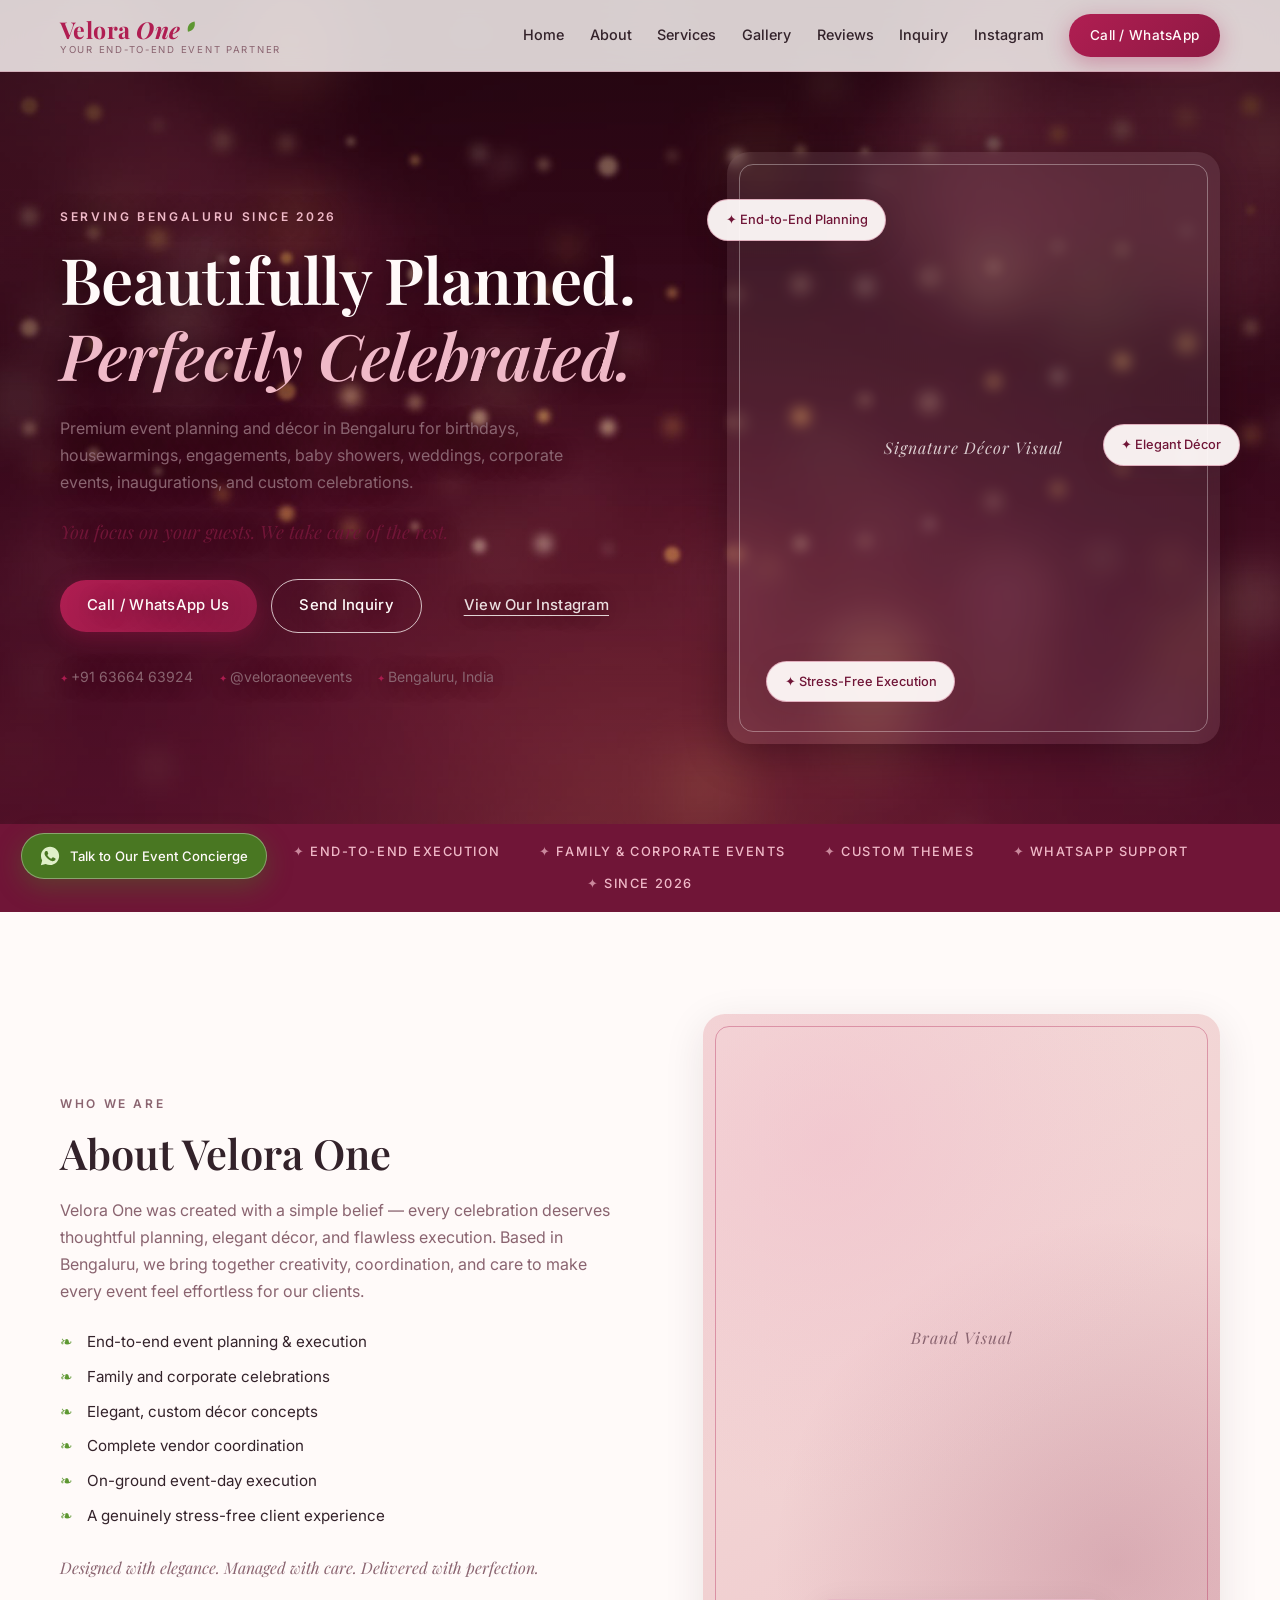
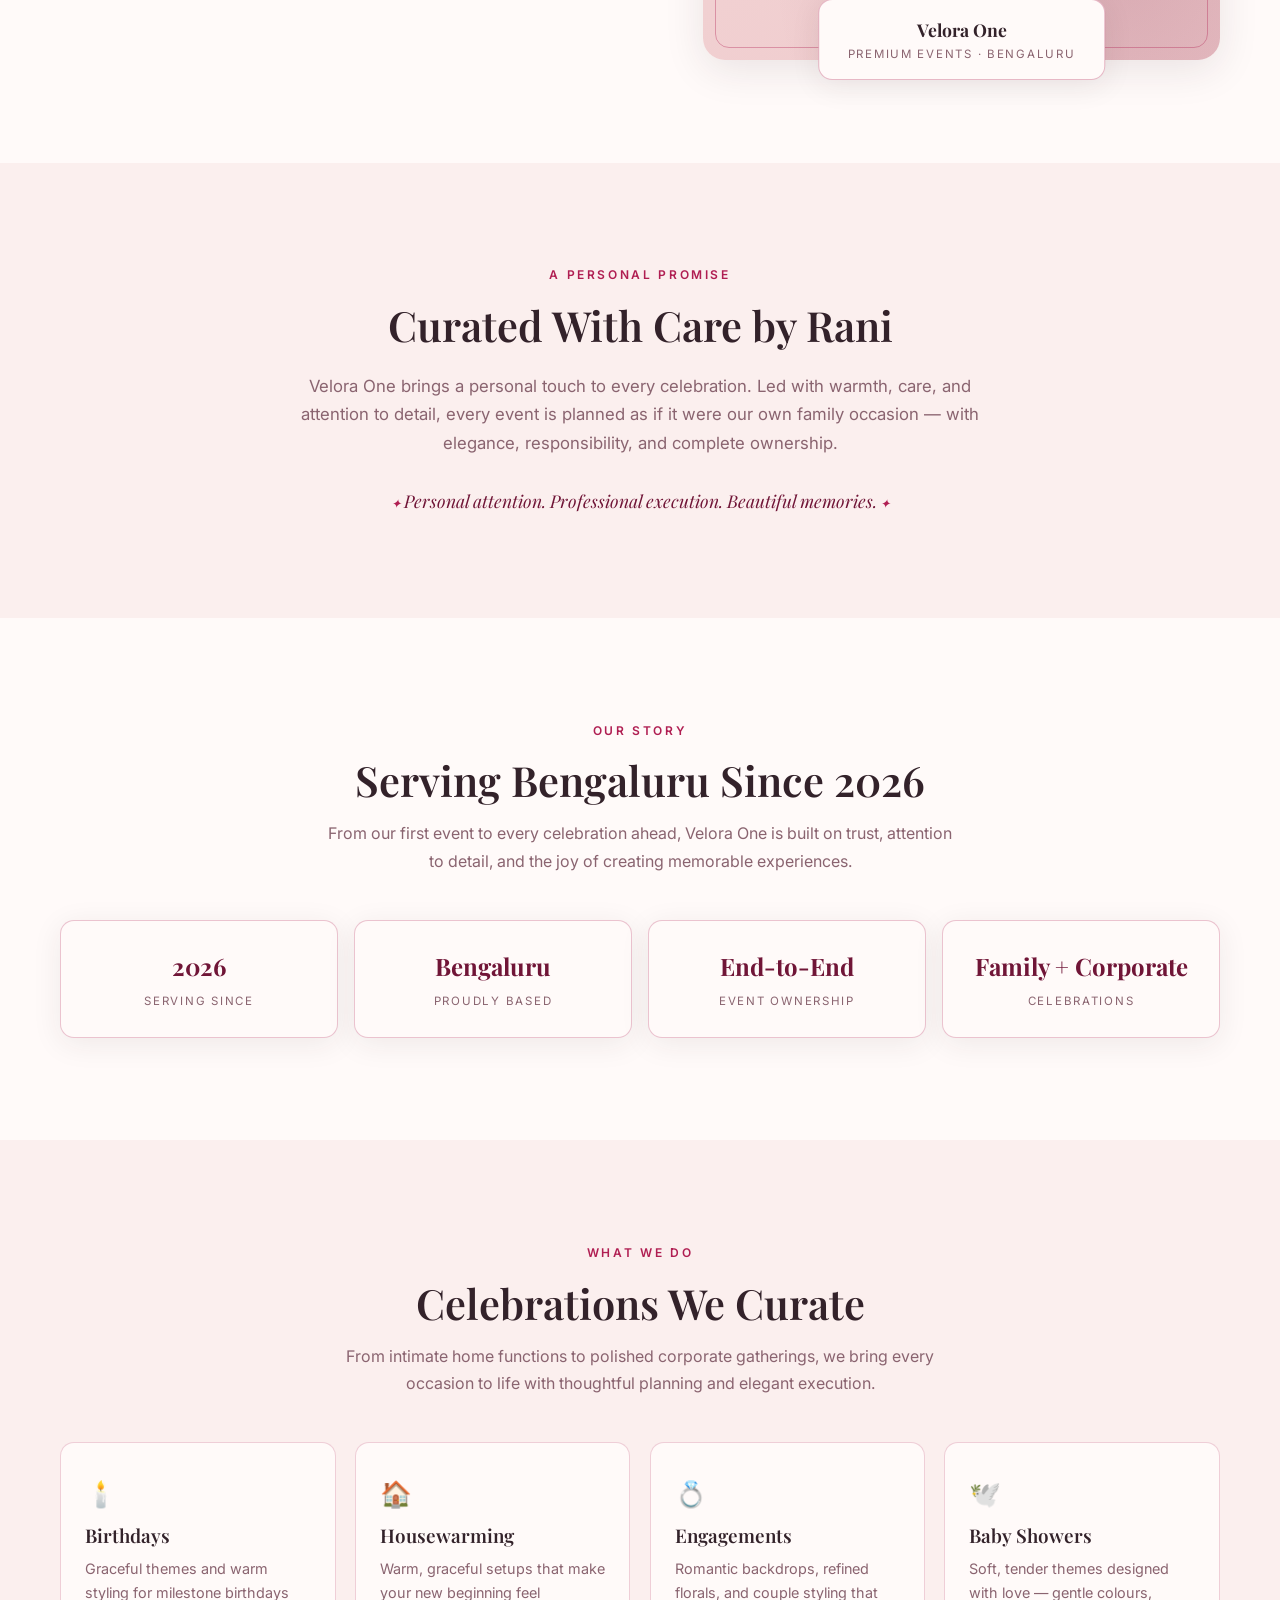
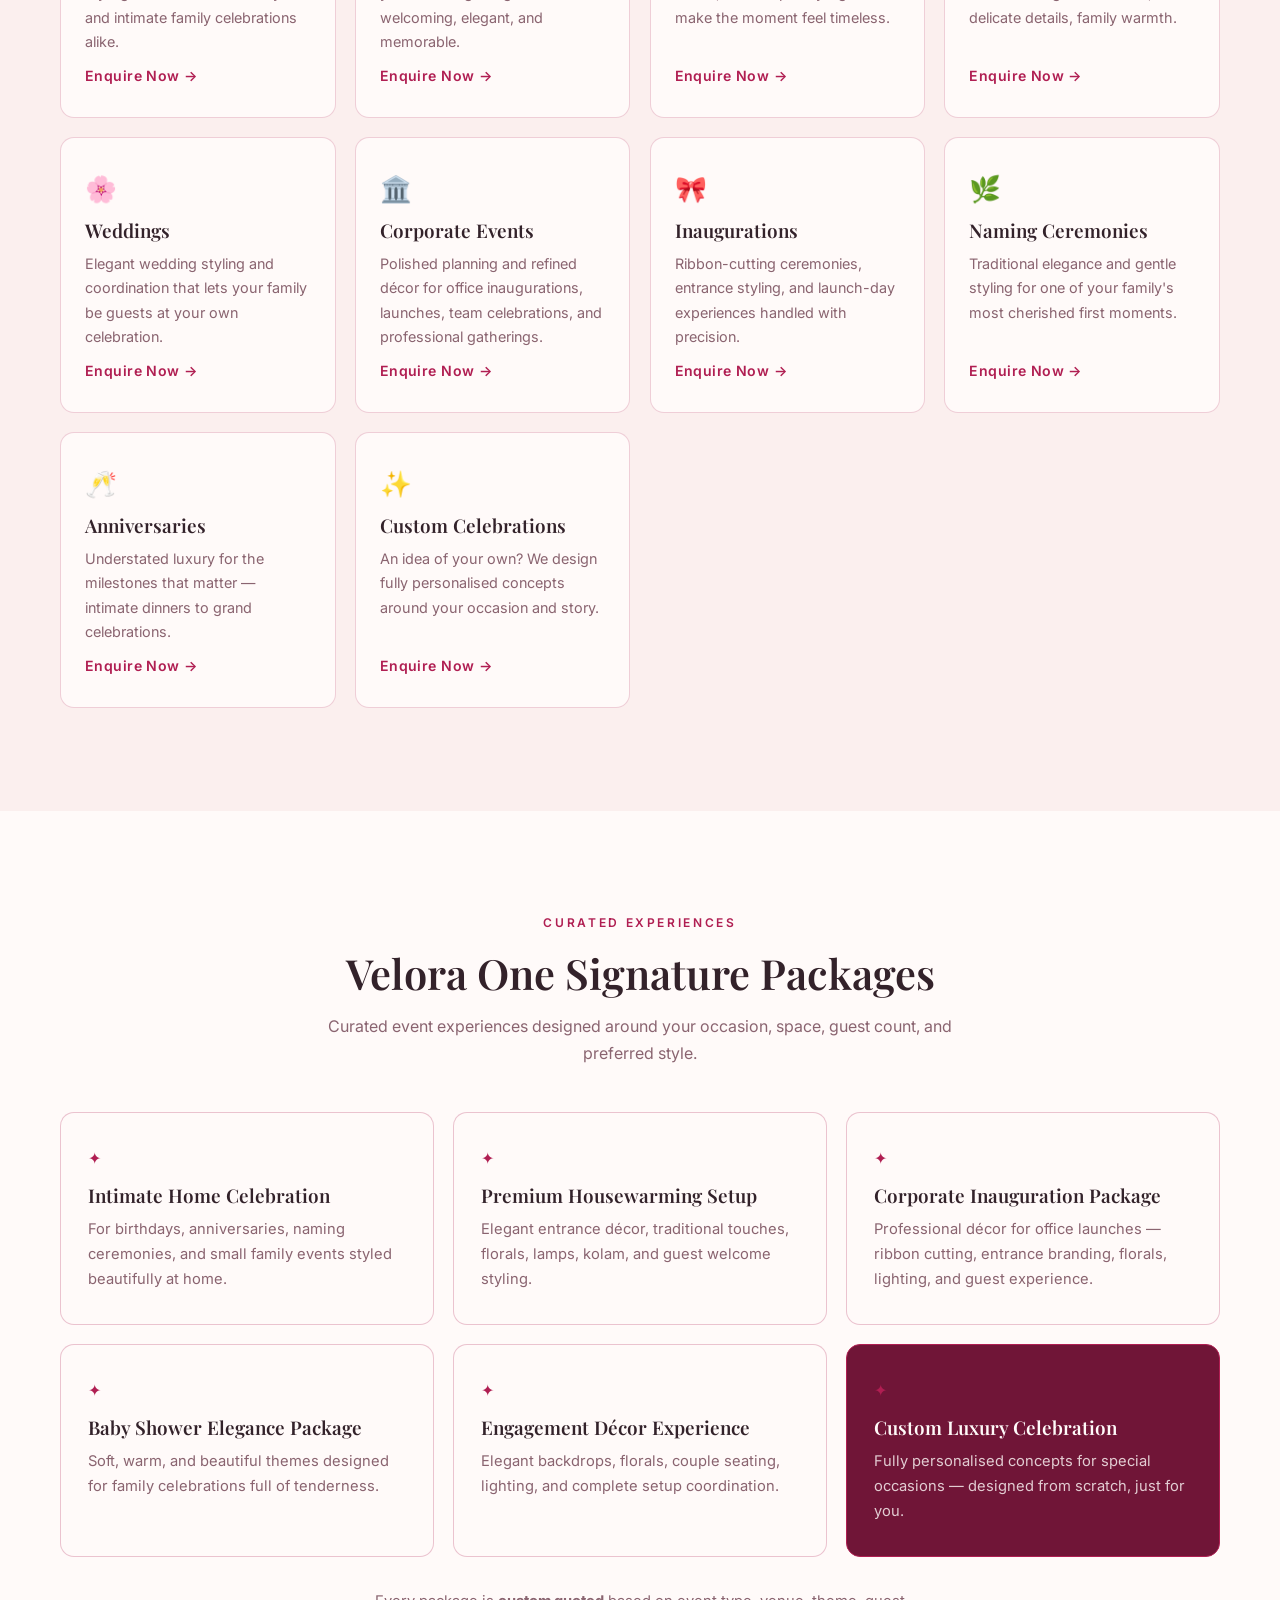
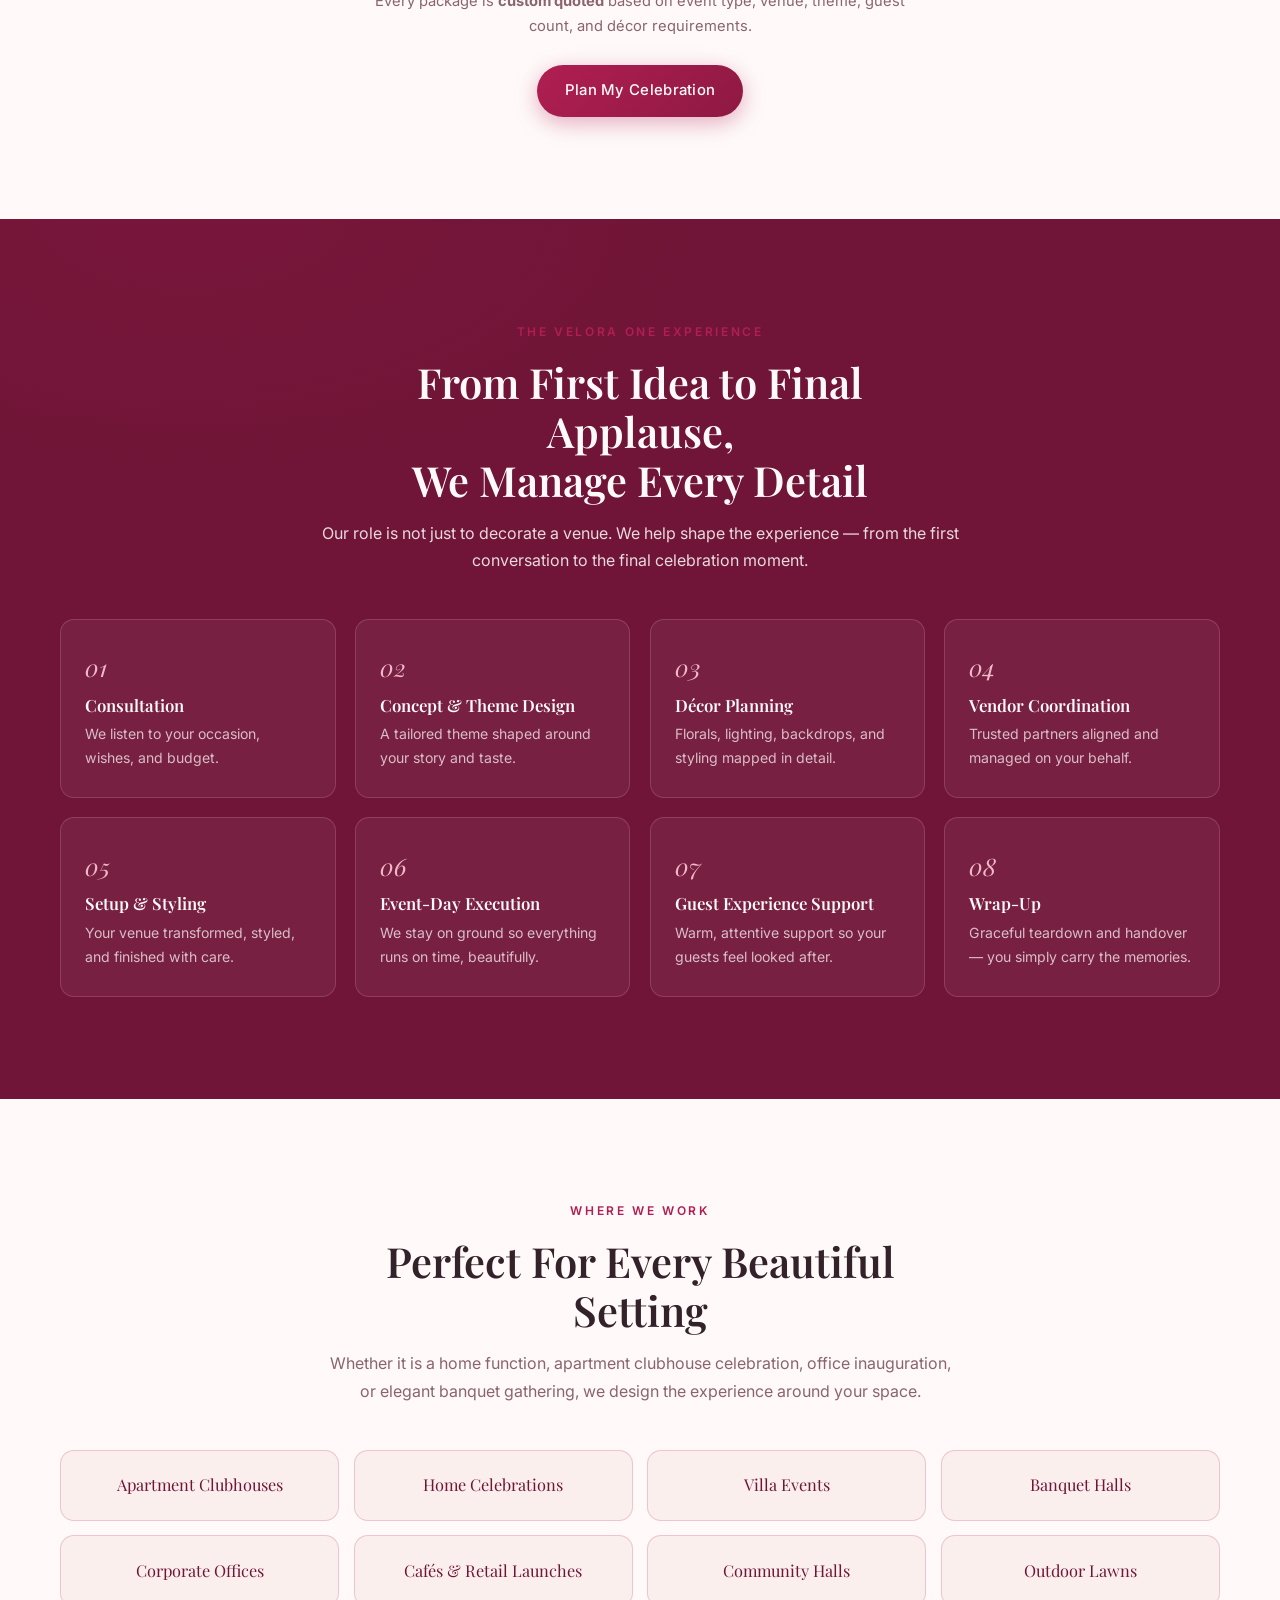
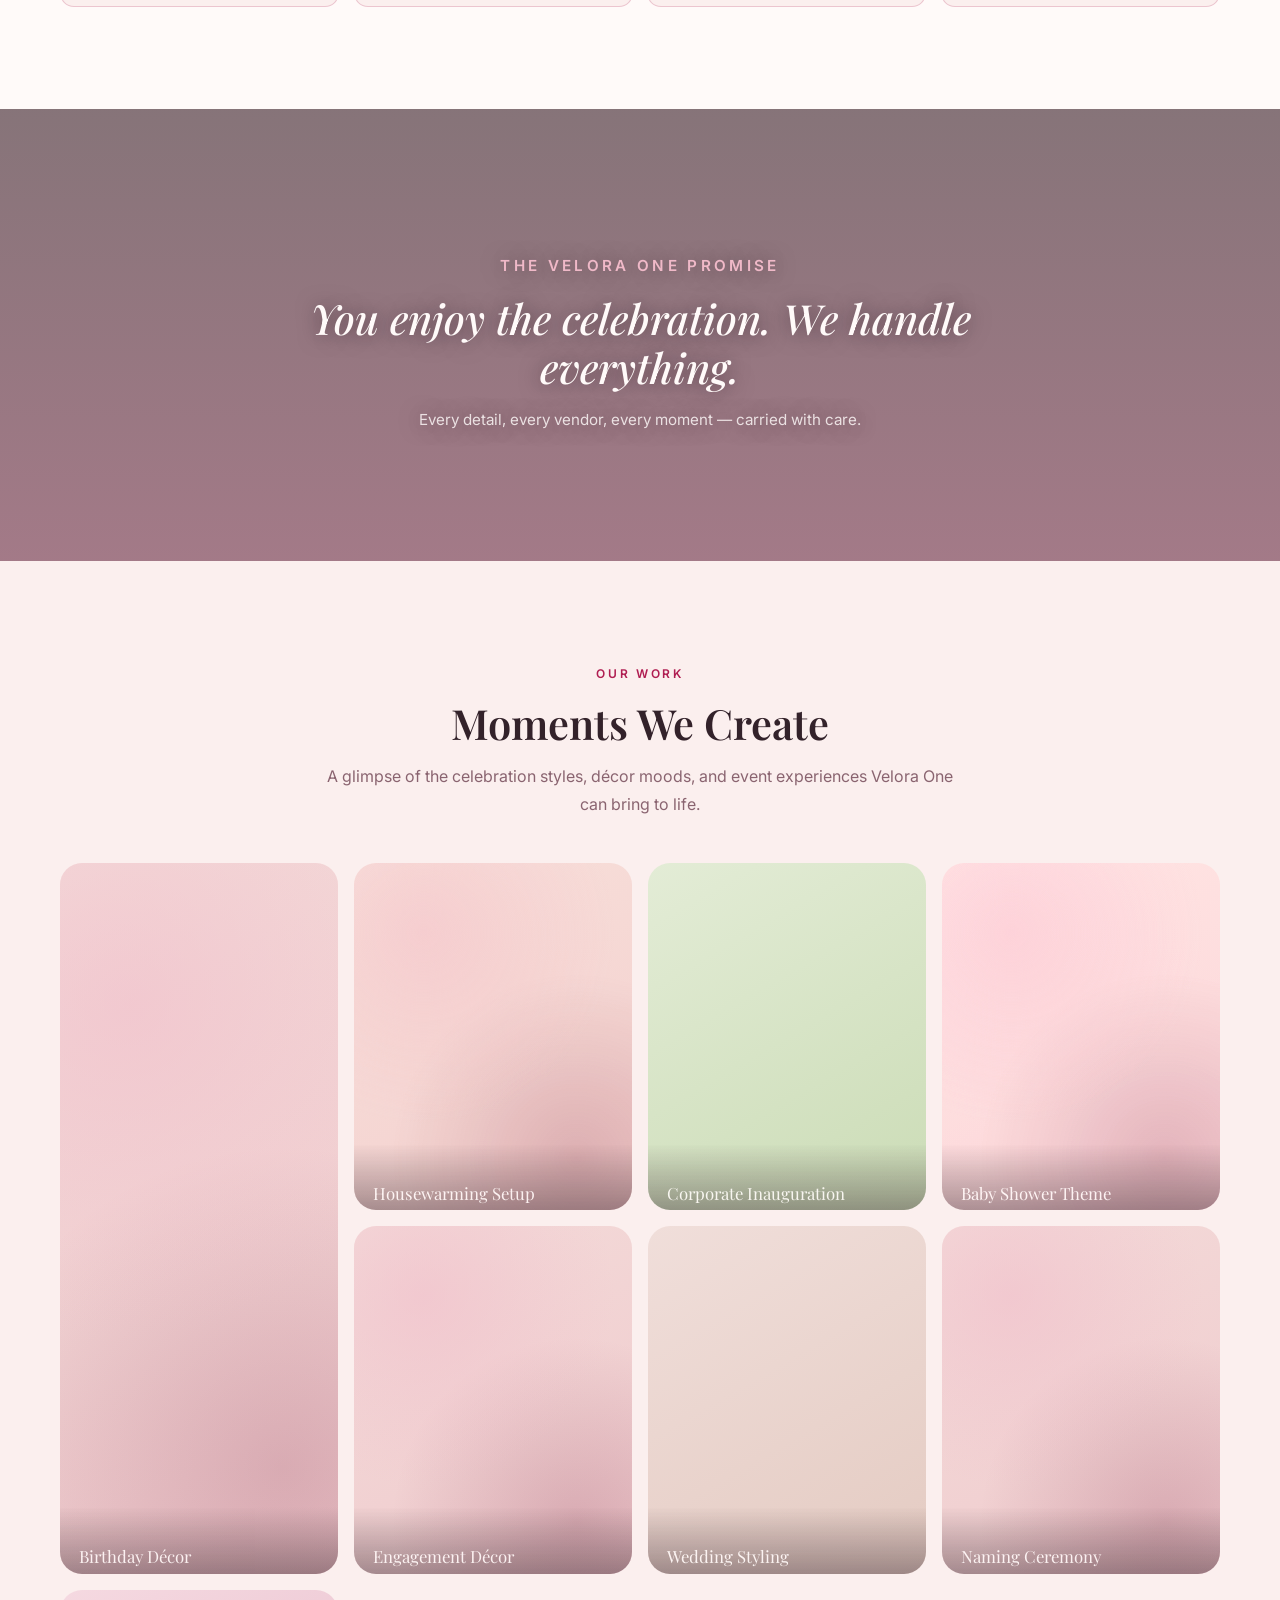
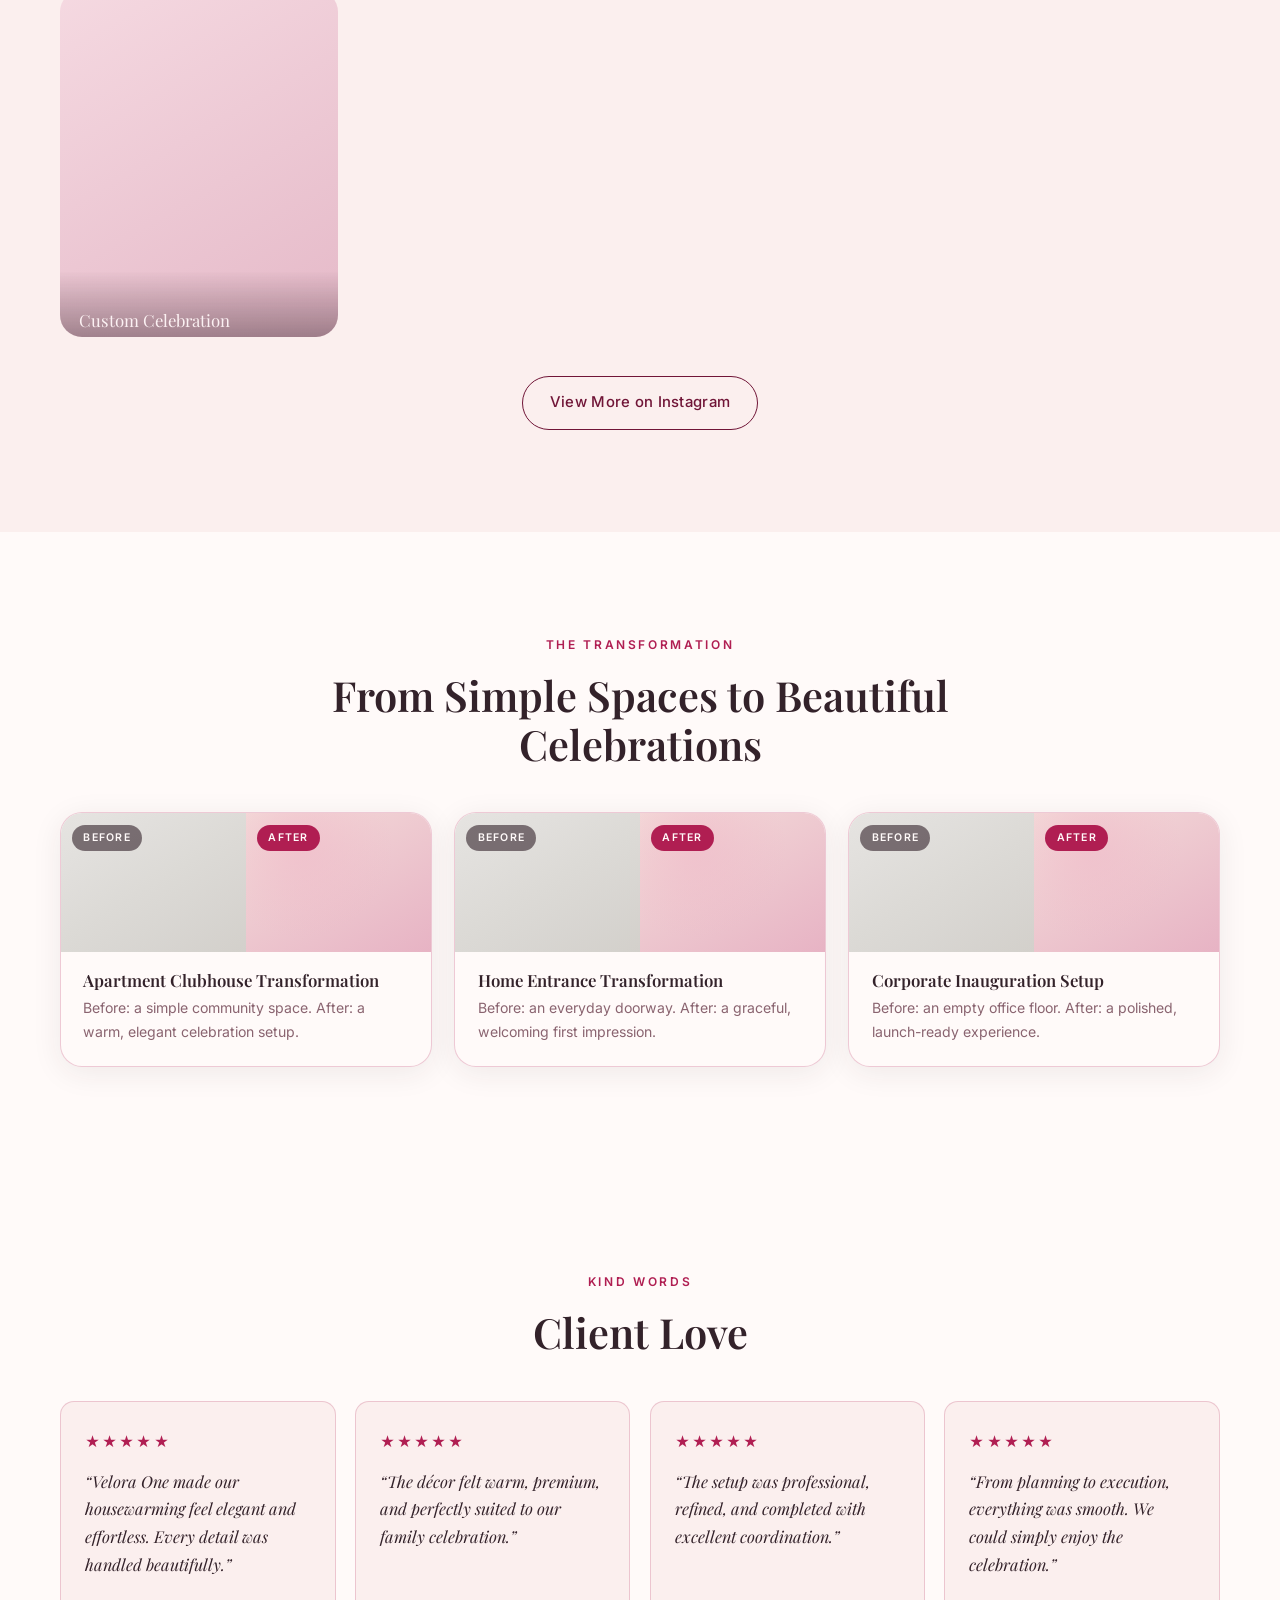
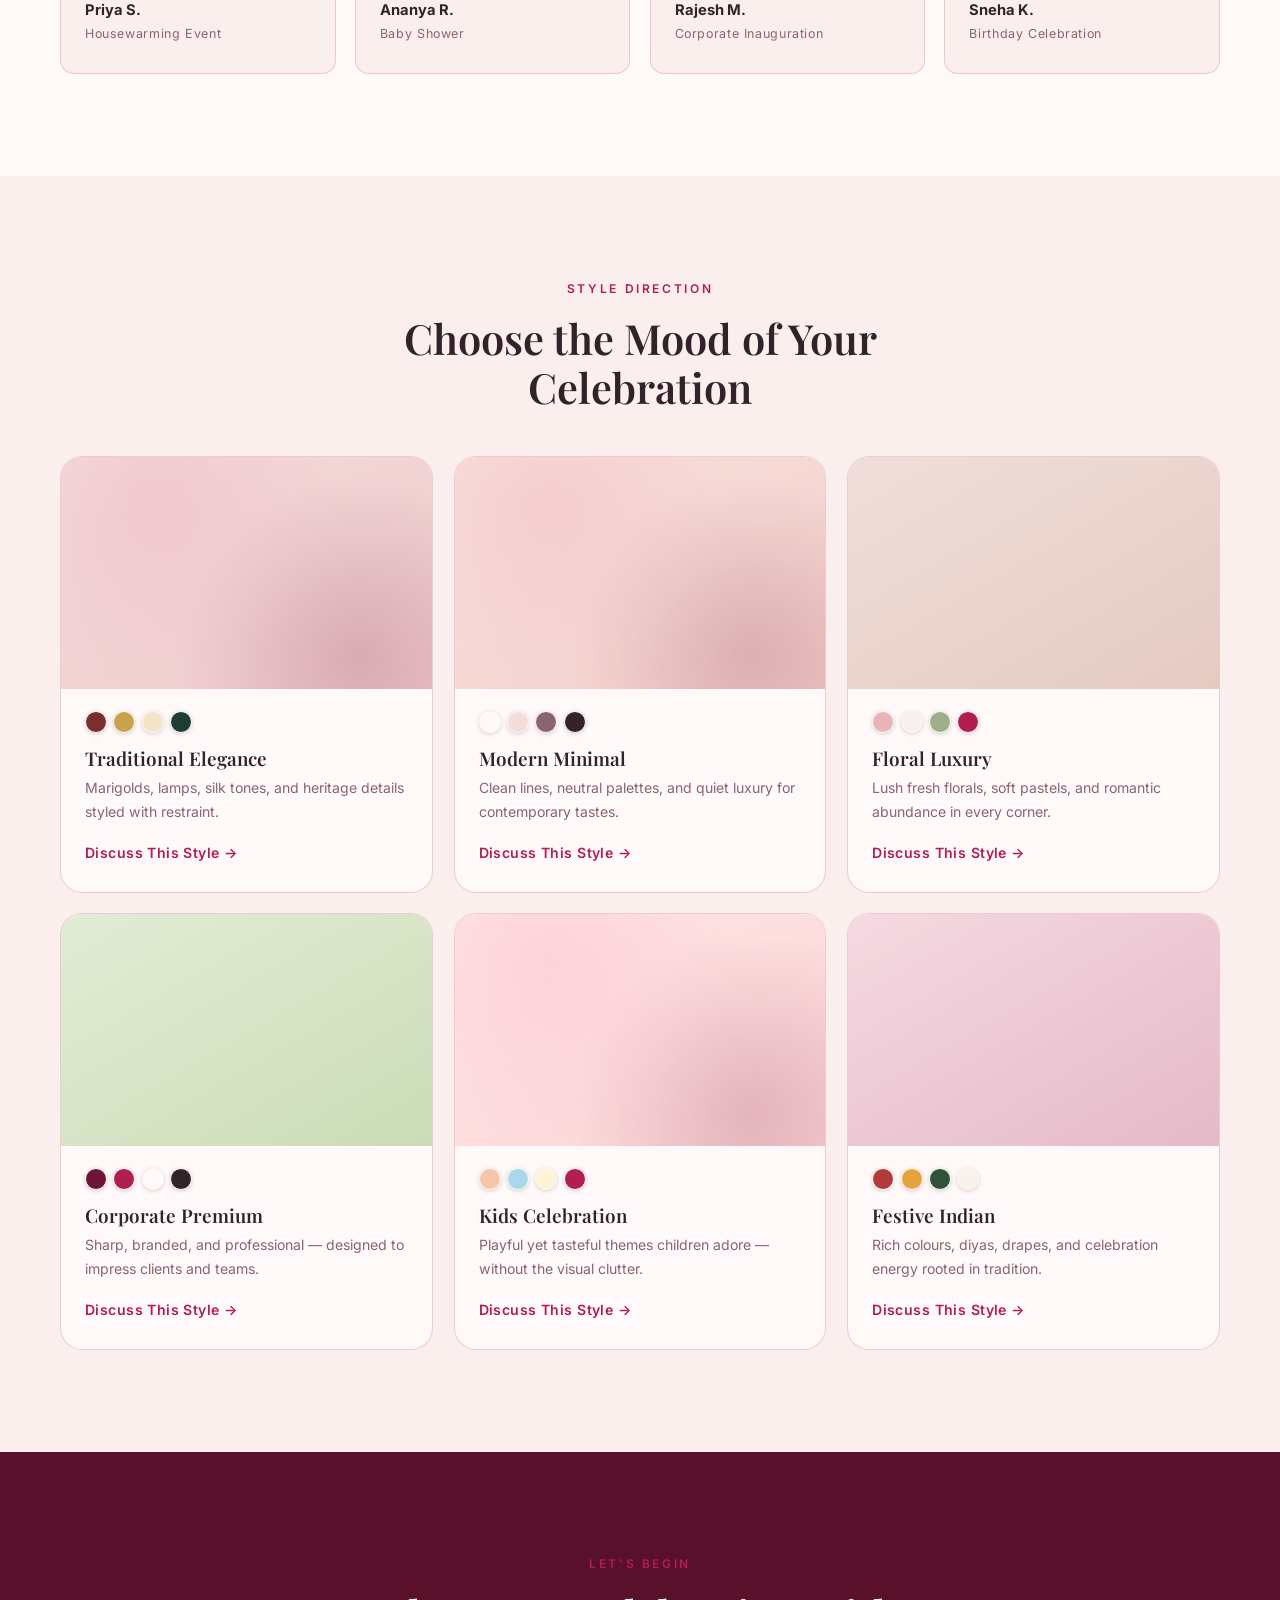
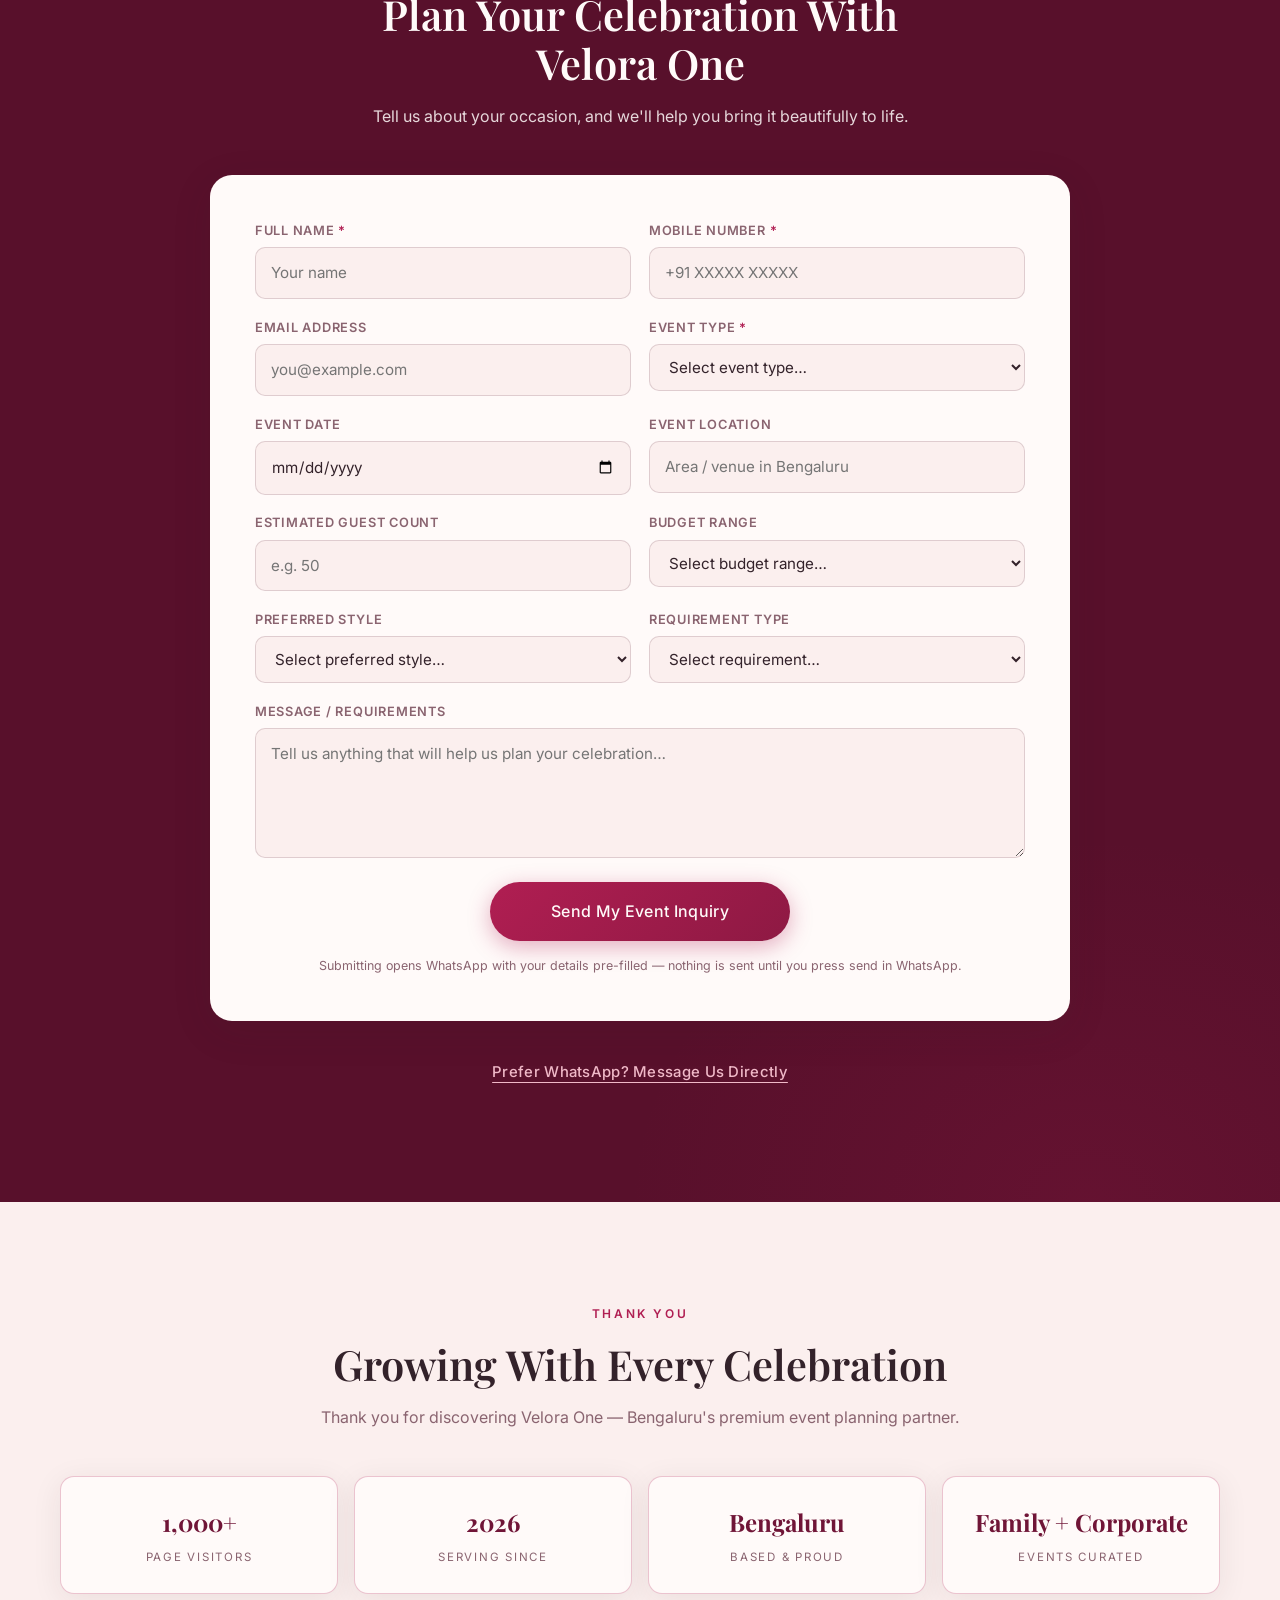
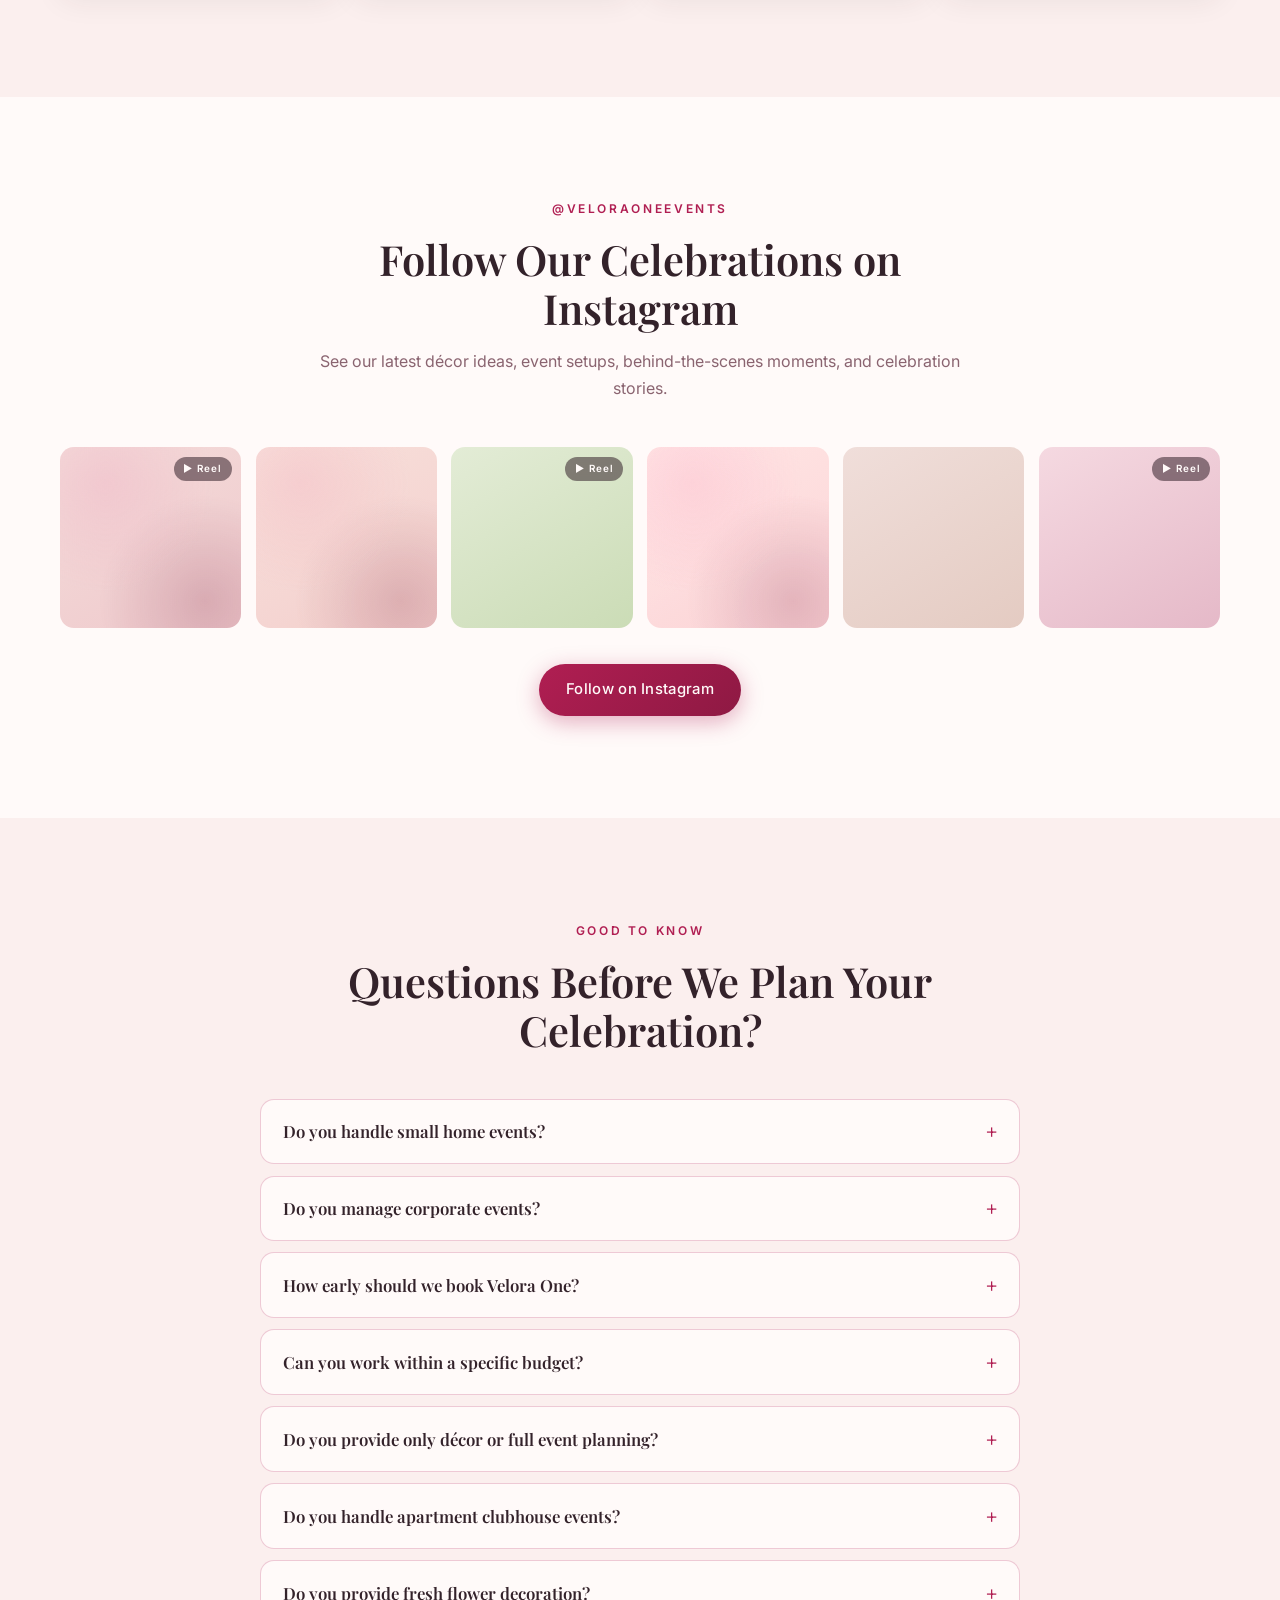
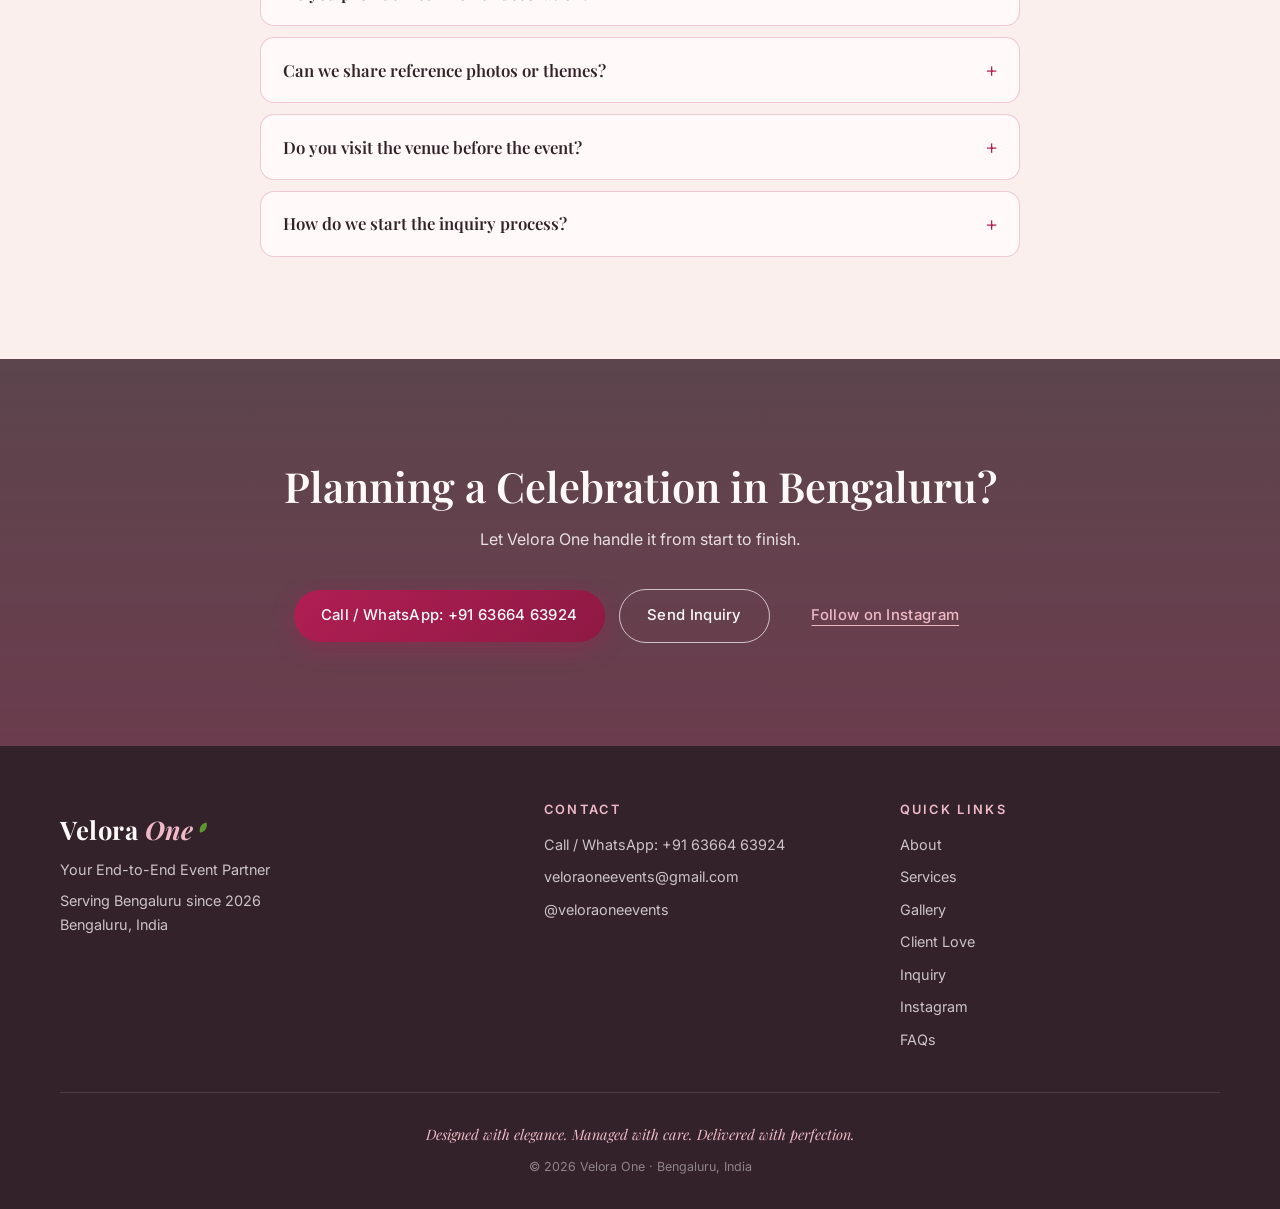
<file: velora-one/index.html>
<!DOCTYPE html>
<html lang="en">
<head>
  <meta charset="UTF-8">
  <meta name="viewport" content="width=device-width, initial-scale=1.0">

  <!-- ============================================================
       VELORA ONE — Premium Event Planning & Décor, Bengaluru
       Single-page landing site · HTML + CSS + JS (static)
       ============================================================ -->

  <!-- Primary SEO -->
  <title>Velora One | Premium Event Planner in Bengaluru</title>
  <meta name="description" content="Velora One is a premium event planning and décor brand in Bengaluru, offering end-to-end execution for birthdays, housewarmings, engagements, baby showers, weddings, corporate events, inaugurations, and custom celebrations.">
  <meta name="keywords" content="event planner in Bengaluru, event management company Bangalore, birthday decoration Bangalore, housewarming decoration Bangalore, corporate event planner Bengaluru, baby shower decoration Bangalore, engagement decoration Bangalore, inauguration event planner Bangalore, wedding decoration Bangalore, end-to-end event planner Bangalore, premium event planner Bengaluru, event décor Bangalore">
  <meta name="author" content="Velora One">
  <meta name="robots" content="index, follow">
  <link rel="canonical" href="https://veloraone.in/"> <!-- TODO: replace with your final domain -->

  <!-- Open Graph -->
  <meta property="og:type" content="website">
  <meta property="og:title" content="Velora One | Premium Event Planner in Bengaluru">
  <meta property="og:description" content="Beautifully Planned. Perfectly Celebrated. End-to-end event planning and elegant décor in Bengaluru — birthdays, housewarmings, engagements, weddings, corporate events and more.">
  <meta property="og:url" content="https://veloraone.in/"> <!-- TODO: replace with your final domain -->
  <meta property="og:site_name" content="Velora One">
  <meta property="og:locale" content="en_IN">
  <!-- TODO: Add a 1200×630px branded image at /og-image.jpg and uncomment: -->
  <!-- <meta property="og:image" content="https://veloraone.in/og-image.jpg"> -->

  <!-- Twitter Card -->
  <meta name="twitter:card" content="summary_large_image">
  <meta name="twitter:title" content="Velora One | Premium Event Planner in Bengaluru">
  <meta name="twitter:description" content="Beautifully Planned. Perfectly Celebrated. Your end-to-end event partner in Bengaluru.">
  <!-- <meta name="twitter:image" content="https://veloraone.in/og-image.jpg"> -->

  <!-- Fonts: Playfair Display (headings) + Inter (body) -->
  <link rel="preconnect" href="https://fonts.googleapis.com">
  <link rel="preconnect" href="https://fonts.gstatic.com" crossorigin>
  <link href="https://fonts.googleapis.com/css2?family=Playfair+Display:ital,wght@0,400;0,500;0,600;0,700;1,400&family=Inter:wght@300;400;500;600&display=swap" rel="stylesheet">

  <meta name="theme-color" content="#B01E52">
  <link rel="icon" href="data:image/svg+xml,%3Csvg xmlns='http://www.w3.org/2000/svg' viewBox='0 0 24 24'%3E%3Cpath fill='%23B01E52' d='M20 4C10 4 4 10 4 20c10 0 16-6 16-16z'/%3E%3C/svg%3E">

  <link rel="stylesheet" href="styles.css">

  <!-- ============================================================
       STRUCTURED DATA (Schema.org)
       LocalBusiness + Organization + Services + FAQPage
       ============================================================ -->
  <script type="application/ld+json">
  {
    "@context": "https://schema.org",
    "@graph": [
      {
        "@type": ["LocalBusiness", "Organization"],
        "@id": "https://veloraone.in/#business",
        "name": "Velora One",
        "slogan": "Your End-to-End Event Partner",
        "description": "Premium event planning and décor brand in Bengaluru offering end-to-end execution for birthdays, housewarmings, engagements, baby showers, weddings, corporate events, inaugurations, and custom celebrations.",
        "url": "https://veloraone.in/",
        "telephone": "+916366463924",
        "email": "veloraoneevents@gmail.com",
        "foundingDate": "2026",
        "founder": { "@type": "Person", "name": "Rani" },
        "address": {
          "@type": "PostalAddress",
          "addressLocality": "Bengaluru",
          "addressRegion": "Karnataka",
          "addressCountry": "IN"
        },
        "areaServed": { "@type": "City", "name": "Bengaluru" },
        "sameAs": ["https://www.instagram.com/veloraoneevents"],
        "priceRange": "₹₹",
        "makesOffer": [
          { "@type": "Offer", "itemOffered": { "@type": "Service", "name": "Birthday Decoration & Planning", "areaServed": "Bengaluru" } },
          { "@type": "Offer", "itemOffered": { "@type": "Service", "name": "Housewarming Decoration", "areaServed": "Bengaluru" } },
          { "@type": "Offer", "itemOffered": { "@type": "Service", "name": "Engagement Décor", "areaServed": "Bengaluru" } },
          { "@type": "Offer", "itemOffered": { "@type": "Service", "name": "Baby Shower Decoration", "areaServed": "Bengaluru" } },
          { "@type": "Offer", "itemOffered": { "@type": "Service", "name": "Wedding Styling & Décor", "areaServed": "Bengaluru" } },
          { "@type": "Offer", "itemOffered": { "@type": "Service", "name": "Corporate Event Planning", "areaServed": "Bengaluru" } },
          { "@type": "Offer", "itemOffered": { "@type": "Service", "name": "Inauguration Event Management", "areaServed": "Bengaluru" } },
          { "@type": "Offer", "itemOffered": { "@type": "Service", "name": "Naming Ceremony Décor", "areaServed": "Bengaluru" } },
          { "@type": "Offer", "itemOffered": { "@type": "Service", "name": "Anniversary Celebration Planning", "areaServed": "Bengaluru" } },
          { "@type": "Offer", "itemOffered": { "@type": "Service", "name": "Custom Celebration Design", "areaServed": "Bengaluru" } }
        ]
      },
      {
        "@type": "FAQPage",
        "@id": "https://veloraone.in/#faq",
        "mainEntity": [
          { "@type": "Question", "name": "Do you handle small home events?", "acceptedAnswer": { "@type": "Answer", "text": "Yes. We plan and style intimate home celebrations with the same attention to detail as larger events. No occasion is too small to be beautiful." } },
          { "@type": "Question", "name": "Do you manage corporate events?", "acceptedAnswer": { "@type": "Answer", "text": "Absolutely. We handle office inaugurations, product launches, team celebrations, and professional gatherings with polished planning and refined décor." } },
          { "@type": "Question", "name": "How early should we book Velora One?", "acceptedAnswer": { "@type": "Answer", "text": "We recommend reaching out 2–4 weeks in advance for most celebrations, and earlier for weddings or large corporate events. For urgent timelines, message us on WhatsApp — we will always try to help." } },
          { "@type": "Question", "name": "Can you work within a specific budget?", "acceptedAnswer": { "@type": "Answer", "text": "Yes. Every celebration is custom quoted. Share your budget range with us and we will design the most beautiful experience possible within it." } },
          { "@type": "Question", "name": "Do you provide only décor or full event planning?", "acceptedAnswer": { "@type": "Answer", "text": "Both. You can choose décor only, planning plus décor, or complete end-to-end event execution where we manage every detail from concept to wrap-up." } },
          { "@type": "Question", "name": "Do you handle apartment clubhouse events?", "acceptedAnswer": { "@type": "Answer", "text": "Yes. Apartment clubhouse celebrations are one of our favourite settings. We coordinate with your community, manage setup timings, and transform the space beautifully." } },
          { "@type": "Question", "name": "Do you provide fresh flower decoration?", "acceptedAnswer": { "@type": "Answer", "text": "Yes. We work with fresh florals, artificial arrangements, or a thoughtful blend of both, depending on your style, season, and budget." } },
          { "@type": "Question", "name": "Can we share reference photos or themes?", "acceptedAnswer": { "@type": "Answer", "text": "Please do. Reference photos, Pinterest boards, and Instagram saves help us understand your taste, and we build a concept around what you love." } },
          { "@type": "Question", "name": "Do you visit the venue before the event?", "acceptedAnswer": { "@type": "Answer", "text": "For most events, yes. A venue visit helps us plan the layout, lighting, and décor placement so everything fits your space perfectly on the day." } },
          { "@type": "Question", "name": "How do we start the inquiry process?", "acceptedAnswer": { "@type": "Answer", "text": "Simply message us on WhatsApp at +91 63664 63924, call us, or fill in the inquiry form on this page. We will respond with ideas and next steps." } }
        ]
      }
    ]
  }
  </script>
</head>

<body>

<!-- Fixed celebration backdrop — visible through the hero, the quote
     band, and the final CTA. Swap images/celebration-bg.jpg with a real
     event photo (see styles.css .page-bg comment). -->
<div class="page-bg" aria-hidden="true"></div>

<!-- ================================================================
     1. STICKY HEADER / NAVIGATION
     ================================================================ -->
<header class="site-header" id="siteHeader">
  <div class="container header-inner">
    <a href="#home" class="brand" aria-label="Velora One — Home">
      <!-- REPLACE-IMAGE (optional): to use the full logo file instead of the
           styled wordmark, save it as images/logo.png (transparent PNG,
           ~480px wide) and swap the span below for:
           <img src="images/logo.png" alt="Velora One — Your End-to-End Event Partner" height="44"> -->
      <span class="brand-word">Velora <em>One</em><svg class="brand-leaf" viewBox="0 0 24 24" aria-hidden="true"><path d="M20 4C10 4 4 10 4 20c10 0 16-6 16-16z"/></svg></span>
      <span class="brand-tag">Your End-to-End Event Partner</span>
    </a>

    <nav class="site-nav" id="siteNav" aria-label="Primary navigation">
      <a href="#home" class="nav-link">Home</a>
      <a href="#about" class="nav-link">About</a>
      <a href="#services" class="nav-link">Services</a>
      <a href="#gallery" class="nav-link">Gallery</a>
      <a href="#reviews" class="nav-link">Reviews</a>
      <a href="#inquiry" class="nav-link">Inquiry</a>
      <a href="https://www.instagram.com/veloraoneevents" target="_blank" rel="noopener" class="nav-link">Instagram</a>
      <!-- WhatsApp CTA shown inside menu on mobile -->
      <a href="https://wa.me/916366463924?text=Hi%20Velora%20One%2C%20I%20would%20like%20to%20enquire%20about%20an%20event.%20Please%20contact%20me."
         target="_blank" rel="noopener" class="btn btn-primary btn-nav">Call / WhatsApp</a>
    </nav>

    <button class="nav-toggle" id="navToggle" aria-label="Open menu" aria-expanded="false" aria-controls="siteNav">
      <span></span><span></span><span></span>
    </button>
  </div>
</header>

<main id="home">

  <!-- ================================================================
       2. HERO SECTION
       ================================================================ -->
  <section class="hero" aria-label="Introduction">
    <div class="container hero-grid">
      <div class="hero-copy reveal">
        <p class="eyebrow">Serving Bengaluru Since 2026</p>
        <h1>Beautifully Planned.<br><span class="accent-italic">Perfectly Celebrated.</span></h1>
        <p class="hero-sub">
          Premium event planning and décor in Bengaluru for birthdays, housewarmings,
          engagements, baby showers, weddings, corporate events, inaugurations,
          and custom celebrations.
        </p>
        <p class="hero-emotion">You focus on your guests. We take care of the rest.</p>

        <div class="hero-actions">
          <a href="https://wa.me/916366463924?text=Hi%20Velora%20One%2C%20I%20would%20like%20to%20enquire%20about%20an%20event.%20Please%20contact%20me."
             target="_blank" rel="noopener" class="btn btn-primary">Call / WhatsApp Us</a>
          <a href="#inquiry" class="btn btn-outline">Send Inquiry</a>
          <a href="https://www.instagram.com/veloraoneevents" target="_blank" rel="noopener" class="btn btn-ghost">View Our Instagram</a>
        </div>

        <ul class="hero-contact" aria-label="Contact details">
          <li><a href="tel:+916366463924">+91 63664 63924</a></li>
          <li><a href="https://www.instagram.com/veloraoneevents" target="_blank" rel="noopener">@veloraoneevents</a></li>
          <li>Bengaluru, India</li>
        </ul>
      </div>

      <!-- HERO VISUAL
           REPLACE-IMAGE: Swap the .ph-hero div below with a real <img>.
           Recommended: a wide/tall décor hero shot, ~1200×1400px, WebP, under 250KB.
           Example:
           <img src="images/hero-decor.webp" alt="Elegant floral event décor by Velora One in Bengaluru" loading="eager" class="hero-img">
      -->
      <div class="hero-visual reveal reveal-delay-1">
        <div class="ph ph-hero" role="img" aria-label="Elegant event décor placeholder — replace with a signature Velora One setup photo">
          <span class="ph-label">Signature Décor Visual</span>
        </div>
        <!-- Floating credibility cards -->
        <div class="float-card float-card-1">✦ End-to-End Planning</div>
        <div class="float-card float-card-2">✦ Elegant Décor</div>
        <div class="float-card float-card-3">✦ Stress-Free Execution</div>
      </div>
    </div>
  </section>

  <!-- ================================================================
       3. TRUST BADGES
       ================================================================ -->
  <section class="trust-strip" aria-label="Why trust Velora One">
    <div class="container">
      <ul class="trust-list reveal">
        <li>Bengaluru Based</li>
        <li>End-to-End Execution</li>
        <li>Family &amp; Corporate Events</li>
        <li>Custom Themes</li>
        <li>WhatsApp Support</li>
        <li>Since 2026</li>
      </ul>
    </div>
  </section>

  <!-- ================================================================
       4. ABOUT VELORA ONE
       ================================================================ -->
  <section class="section about" id="about">
    <div class="container split">
      <div class="split-copy reveal">
        <p class="eyebrow">Who We Are</p>
        <h2>About Velora One</h2>
        <p>
          Velora One was created with a simple belief — every celebration deserves
          thoughtful planning, elegant décor, and flawless execution. Based in Bengaluru,
          we bring together creativity, coordination, and care to make every event feel
          effortless for our clients.
        </p>
        <ul class="check-list">
          <li>End-to-end event planning &amp; execution</li>
          <li>Family and corporate celebrations</li>
          <li>Elegant, custom décor concepts</li>
          <li>Complete vendor coordination</li>
          <li>On-ground event-day execution</li>
          <li>A genuinely stress-free client experience</li>
        </ul>
        <p class="signature-line">Designed with elegance. Managed with care. Delivered with perfection.</p>
      </div>

      <!-- REPLACE-IMAGE: Swap .ph-about with a real brand or décor photo.
           Recommended: 900×1100px portrait, WebP, under 200KB. -->
      <div class="split-visual reveal reveal-delay-1">
        <div class="ph ph-about" role="img" aria-label="Velora One elegant celebration setup placeholder">
          <span class="ph-label">Brand Visual</span>
        </div>
        <div class="visual-caption-card">
          <p class="vc-title">Velora One</p>
          <p class="vc-sub">Premium Events · Bengaluru</p>
        </div>
      </div>
    </div>
  </section>

  <!-- ================================================================
       5. FOUNDER / PERSONAL TOUCH
       ================================================================ -->
  <section class="section founder">
    <div class="container founder-inner reveal">
      <p class="eyebrow">A Personal Promise</p>
      <h2>Curated With Care by Rani</h2>
      <p class="founder-copy">
        Velora One brings a personal touch to every celebration. Led with warmth, care,
        and attention to detail, every event is planned as if it were our own family
        occasion — with elegance, responsibility, and complete ownership.
      </p>
      <p class="founder-note">Personal attention. Professional execution. Beautiful memories.</p>
    </div>
  </section>

  <!-- ================================================================
       6. BRAND STORY / SERVING BENGALURU SINCE 2026
       ================================================================ -->
  <section class="section story">
    <div class="container">
      <div class="section-head reveal">
        <p class="eyebrow">Our Story</p>
        <h2>Serving Bengaluru Since 2026</h2>
        <p class="section-sub">
          From our first event to every celebration ahead, Velora One is built on trust,
          attention to detail, and the joy of creating memorable experiences.
        </p>
      </div>
      <div class="stat-grid reveal reveal-delay-1">
        <div class="stat-card"><span class="stat-big">2026</span><span class="stat-label">Serving Since</span></div>
        <div class="stat-card"><span class="stat-big">Bengaluru</span><span class="stat-label">Proudly Based</span></div>
        <div class="stat-card"><span class="stat-big">End-to-End</span><span class="stat-label">Event Ownership</span></div>
        <div class="stat-card"><span class="stat-big">Family + Corporate</span><span class="stat-label">Celebrations</span></div>
      </div>
    </div>
  </section>

  <!-- ================================================================
       7. SERVICES — CELEBRATIONS WE CURATE
       ================================================================ -->
  <section class="section services" id="services">
    <div class="container">
      <div class="section-head reveal">
        <p class="eyebrow">What We Do</p>
        <h2>Celebrations We Curate</h2>
        <p class="section-sub">
          From intimate home functions to polished corporate gatherings, we bring every
          occasion to life with thoughtful planning and elegant execution.
        </p>
      </div>

      <div class="service-grid">
        <article class="service-card reveal">
          <span class="service-icon" aria-hidden="true">🕯️</span>
          <h3>Birthdays</h3>
          <p>Graceful themes and warm styling for milestone birthdays and intimate family celebrations alike.</p>
          <a href="#inquiry" class="card-link">Enquire Now →</a>
        </article>
        <article class="service-card reveal">
          <span class="service-icon" aria-hidden="true">🏠</span>
          <h3>Housewarming</h3>
          <p>Warm, graceful setups that make your new beginning feel welcoming, elegant, and memorable.</p>
          <a href="#inquiry" class="card-link">Enquire Now →</a>
        </article>
        <article class="service-card reveal">
          <span class="service-icon" aria-hidden="true">💍</span>
          <h3>Engagements</h3>
          <p>Romantic backdrops, refined florals, and couple styling that make the moment feel timeless.</p>
          <a href="#inquiry" class="card-link">Enquire Now →</a>
        </article>
        <article class="service-card reveal">
          <span class="service-icon" aria-hidden="true">🕊️</span>
          <h3>Baby Showers</h3>
          <p>Soft, tender themes designed with love — gentle colours, delicate details, family warmth.</p>
          <a href="#inquiry" class="card-link">Enquire Now →</a>
        </article>
        <article class="service-card reveal">
          <span class="service-icon" aria-hidden="true">🌸</span>
          <h3>Weddings</h3>
          <p>Elegant wedding styling and coordination that lets your family be guests at your own celebration.</p>
          <a href="#inquiry" class="card-link">Enquire Now →</a>
        </article>
        <article class="service-card reveal">
          <span class="service-icon" aria-hidden="true">🏛️</span>
          <h3>Corporate Events</h3>
          <p>Polished planning and refined décor for office inaugurations, launches, team celebrations, and professional gatherings.</p>
          <a href="#inquiry" class="card-link">Enquire Now →</a>
        </article>
        <article class="service-card reveal">
          <span class="service-icon" aria-hidden="true">🎀</span>
          <h3>Inaugurations</h3>
          <p>Ribbon-cutting ceremonies, entrance styling, and launch-day experiences handled with precision.</p>
          <a href="#inquiry" class="card-link">Enquire Now →</a>
        </article>
        <article class="service-card reveal">
          <span class="service-icon" aria-hidden="true">🌿</span>
          <h3>Naming Ceremonies</h3>
          <p>Traditional elegance and gentle styling for one of your family's most cherished first moments.</p>
          <a href="#inquiry" class="card-link">Enquire Now →</a>
        </article>
        <article class="service-card reveal">
          <span class="service-icon" aria-hidden="true">🥂</span>
          <h3>Anniversaries</h3>
          <p>Understated luxury for the milestones that matter — intimate dinners to grand celebrations.</p>
          <a href="#inquiry" class="card-link">Enquire Now →</a>
        </article>
        <article class="service-card reveal">
          <span class="service-icon" aria-hidden="true">✨</span>
          <h3>Custom Celebrations</h3>
          <p>An idea of your own? We design fully personalised concepts around your occasion and story.</p>
          <a href="#inquiry" class="card-link">Enquire Now →</a>
        </article>
      </div>
    </div>
  </section>

  <!-- ================================================================
       8. SIGNATURE PACKAGES
       ================================================================ -->
  <section class="section packages">
    <div class="container">
      <div class="section-head reveal">
        <p class="eyebrow">Curated Experiences</p>
        <h2>Velora One Signature Packages</h2>
        <p class="section-sub">
          Curated event experiences designed around your occasion, space, guest count,
          and preferred style.
        </p>
      </div>

      <div class="package-grid">
        <article class="package-card reveal">
          <h3>Intimate Home Celebration</h3>
          <p>For birthdays, anniversaries, naming ceremonies, and small family events styled beautifully at home.</p>
        </article>
        <article class="package-card reveal">
          <h3>Premium Housewarming Setup</h3>
          <p>Elegant entrance décor, traditional touches, florals, lamps, kolam, and guest welcome styling.</p>
        </article>
        <article class="package-card reveal">
          <h3>Corporate Inauguration Package</h3>
          <p>Professional décor for office launches — ribbon cutting, entrance branding, florals, lighting, and guest experience.</p>
        </article>
        <article class="package-card reveal">
          <h3>Baby Shower Elegance Package</h3>
          <p>Soft, warm, and beautiful themes designed for family celebrations full of tenderness.</p>
        </article>
        <article class="package-card reveal">
          <h3>Engagement Décor Experience</h3>
          <p>Elegant backdrops, florals, couple seating, lighting, and complete setup coordination.</p>
        </article>
        <article class="package-card featured reveal">
          <h3>Custom Luxury Celebration</h3>
          <p>Fully personalised concepts for special occasions — designed from scratch, just for you.</p>
        </article>
      </div>

      <p class="pricing-note reveal">
        Every package is <strong>custom quoted</strong> based on event type, venue, theme,
        guest count, and décor requirements.
      </p>
      <div class="center reveal">
        <a href="#inquiry" class="btn btn-primary">Plan My Celebration</a>
      </div>
    </div>
  </section>

  <!-- ================================================================
       9. THE VELORA ONE EXPERIENCE — PROCESS TIMELINE
       ================================================================ -->
  <section class="section experience">
    <div class="container">
      <div class="section-head light reveal">
        <p class="eyebrow">The Velora One Experience</p>
        <h2>From First Idea to Final Applause,<br>We Manage Every Detail</h2>
        <p class="section-sub">
          Our role is not just to decorate a venue. We help shape the experience —
          from the first conversation to the final celebration moment.
        </p>
      </div>

      <ol class="timeline">
        <li class="timeline-step reveal"><span class="step-num">01</span><h3>Consultation</h3><p>We listen to your occasion, wishes, and budget.</p></li>
        <li class="timeline-step reveal"><span class="step-num">02</span><h3>Concept &amp; Theme Design</h3><p>A tailored theme shaped around your story and taste.</p></li>
        <li class="timeline-step reveal"><span class="step-num">03</span><h3>Décor Planning</h3><p>Florals, lighting, backdrops, and styling mapped in detail.</p></li>
        <li class="timeline-step reveal"><span class="step-num">04</span><h3>Vendor Coordination</h3><p>Trusted partners aligned and managed on your behalf.</p></li>
        <li class="timeline-step reveal"><span class="step-num">05</span><h3>Setup &amp; Styling</h3><p>Your venue transformed, styled, and finished with care.</p></li>
        <li class="timeline-step reveal"><span class="step-num">06</span><h3>Event-Day Execution</h3><p>We stay on ground so everything runs on time, beautifully.</p></li>
        <li class="timeline-step reveal"><span class="step-num">07</span><h3>Guest Experience Support</h3><p>Warm, attentive support so your guests feel looked after.</p></li>
        <li class="timeline-step reveal"><span class="step-num">08</span><h3>Wrap-Up</h3><p>Graceful teardown and handover — you simply carry the memories.</p></li>
      </ol>
    </div>
  </section>

  <!-- ================================================================
       10. PERFECT FOR SECTION
       ================================================================ -->
  <section class="section settings">
    <div class="container">
      <div class="section-head reveal">
        <p class="eyebrow">Where We Work</p>
        <h2>Perfect For Every Beautiful Setting</h2>
        <p class="section-sub">
          Whether it is a home function, apartment clubhouse celebration, office
          inauguration, or elegant banquet gathering, we design the experience
          around your space.
        </p>
      </div>
      <div class="setting-grid reveal reveal-delay-1">
        <div class="setting-card">Apartment Clubhouses</div>
        <div class="setting-card">Home Celebrations</div>
        <div class="setting-card">Villa Events</div>
        <div class="setting-card">Banquet Halls</div>
        <div class="setting-card">Corporate Offices</div>
        <div class="setting-card">Cafés &amp; Retail Launches</div>
        <div class="setting-card">Community Halls</div>
        <div class="setting-card">Outdoor Lawns</div>
      </div>
    </div>
  </section>

  <!-- ================================================================
       PHOTO BAND — the backdrop shows through here
       ================================================================ -->
  <section class="photo-band" aria-label="Our promise">
    <div class="container reveal">
      <p class="eyebrow">The Velora One Promise</p>
      <h2>You enjoy the celebration. We handle everything.</h2>
      <p>Every detail, every vendor, every moment — carried with care.</p>
    </div>
  </section>

  <!-- ================================================================
       11. GALLERY — MOMENTS WE CREATE
       Masonry-style grid: one large tile + smaller stacked tiles.

       REPLACE-IMAGE (each tile):
       Replace each .ph-tile placeholder div with a real <img>, e.g.:
         <img src="images/gallery/birthday-decor.webp"
              alt="Elegant birthday décor setup by Velora One in Bengaluru"
              loading="lazy">
       Recommended: 800×1000px (large tile 1000×1250px), WebP, under 180KB each.
       Keep the .tile-overlay element so hover labels continue to work.
       ================================================================ -->
  <section class="section gallery" id="gallery">
    <div class="container">
      <div class="section-head reveal">
        <p class="eyebrow">Our Work</p>
        <h2>Moments We Create</h2>
        <p class="section-sub">
          A glimpse of the celebration styles, décor moods, and event experiences
          Velora One can bring to life.
        </p>
      </div>

      <div class="gallery-grid reveal reveal-delay-1">
        <figure class="tile tile-large">
          <div class="ph ph-tile ph-g1" role="img" aria-label="Elegant birthday décor setup — placeholder, replace with real event photo"></div>
          <figcaption class="tile-overlay"><span class="tile-name">Birthday Décor</span><span class="tile-cap">Graceful themes, warm light</span></figcaption>
        </figure>
        <figure class="tile">
          <div class="ph ph-tile ph-g2" role="img" aria-label="Traditional housewarming décor — placeholder, replace with real event photo"></div>
          <figcaption class="tile-overlay"><span class="tile-name">Housewarming Setup</span><span class="tile-cap">Traditional warmth, elegant welcome</span></figcaption>
        </figure>
        <figure class="tile">
          <div class="ph ph-tile ph-g3" role="img" aria-label="Corporate inauguration setup — placeholder, replace with real event photo"></div>
          <figcaption class="tile-overlay"><span class="tile-name">Corporate Inauguration</span><span class="tile-cap">Polished, professional, refined</span></figcaption>
        </figure>
        <figure class="tile">
          <div class="ph ph-tile ph-g4" role="img" aria-label="Soft baby shower theme décor — placeholder, replace with real event photo"></div>
          <figcaption class="tile-overlay"><span class="tile-name">Baby Shower Theme</span><span class="tile-cap">Soft colours, tender details</span></figcaption>
        </figure>
        <figure class="tile">
          <div class="ph ph-tile ph-g5" role="img" aria-label="Romantic engagement décor backdrop — placeholder, replace with real event photo"></div>
          <figcaption class="tile-overlay"><span class="tile-name">Engagement Décor</span><span class="tile-cap">Romantic backdrops, fine florals</span></figcaption>
        </figure>
        <figure class="tile">
          <div class="ph ph-tile ph-g6" role="img" aria-label="Elegant wedding styling — placeholder, replace with real event photo"></div>
          <figcaption class="tile-overlay"><span class="tile-name">Wedding Styling</span><span class="tile-cap">Timeless, editorial elegance</span></figcaption>
        </figure>
        <figure class="tile">
          <div class="ph ph-tile ph-g7" role="img" aria-label="Traditional naming ceremony décor — placeholder, replace with real event photo"></div>
          <figcaption class="tile-overlay"><span class="tile-name">Naming Ceremony</span><span class="tile-cap">Tradition, styled gently</span></figcaption>
        </figure>
        <figure class="tile">
          <div class="ph ph-tile ph-g8" role="img" aria-label="Custom themed celebration décor — placeholder, replace with real event photo"></div>
          <figcaption class="tile-overlay"><span class="tile-name">Custom Celebration</span><span class="tile-cap">Your idea, beautifully realised</span></figcaption>
        </figure>
      </div>

      <div class="center reveal">
        <a href="https://www.instagram.com/veloraoneevents" target="_blank" rel="noopener" class="btn btn-outline">View More on Instagram</a>
      </div>
    </div>
  </section>

  <!-- ================================================================
       12. BEFORE & AFTER
       REPLACE-IMAGE: For each card, replace .ph-before and .ph-after with
       real photos of the same venue before and after your setup.
       Recommended: matching angles, 800×600px, WebP.
       ================================================================ -->
  <section class="section beforeafter">
    <div class="container">
      <div class="section-head reveal">
        <p class="eyebrow">The Transformation</p>
        <h2>From Simple Spaces to Beautiful Celebrations</h2>
      </div>

      <div class="ba-grid">
        <article class="ba-card reveal">
          <div class="ba-pair">
            <div class="ba-half"><div class="ph ph-before" role="img" aria-label="Apartment clubhouse before decoration — placeholder"></div><span class="ba-tag">Before</span></div>
            <div class="ba-half"><div class="ph ph-after" role="img" aria-label="Apartment clubhouse after Velora One décor — placeholder"></div><span class="ba-tag gold">After</span></div>
          </div>
          <h3>Apartment Clubhouse Transformation</h3>
          <p>Before: a simple community space. After: a warm, elegant celebration setup.</p>
        </article>

        <article class="ba-card reveal">
          <div class="ba-pair">
            <div class="ba-half"><div class="ph ph-before" role="img" aria-label="Home entrance before decoration — placeholder"></div><span class="ba-tag">Before</span></div>
            <div class="ba-half"><div class="ph ph-after" role="img" aria-label="Home entrance after Velora One styling — placeholder"></div><span class="ba-tag gold">After</span></div>
          </div>
          <h3>Home Entrance Transformation</h3>
          <p>Before: an everyday doorway. After: a graceful, welcoming first impression.</p>
        </article>

        <article class="ba-card reveal">
          <div class="ba-pair">
            <div class="ba-half"><div class="ph ph-before" role="img" aria-label="Office space before inauguration setup — placeholder"></div><span class="ba-tag">Before</span></div>
            <div class="ba-half"><div class="ph ph-after" role="img" aria-label="Office after corporate inauguration décor — placeholder"></div><span class="ba-tag gold">After</span></div>
          </div>
          <h3>Corporate Inauguration Setup</h3>
          <p>Before: an empty office floor. After: a polished, launch-ready experience.</p>
        </article>
      </div>
    </div>
  </section>

  <!-- ================================================================
       13. CLIENT LOVE / TESTIMONIALS
       ⚠️ PLACEHOLDER REVIEWS — replace with real customer reviews as
       they come in. Keep name + event type + short quote format.
       ================================================================ -->
  <section class="section reviews" id="reviews">
    <div class="container">
      <div class="section-head reveal">
        <p class="eyebrow">Kind Words</p>
        <h2>Client Love</h2>
      </div>

      <div class="review-grid">
        <article class="review-card reveal">
          <div class="stars" aria-label="5 out of 5 stars">★★★★★</div>
          <p>“Velora One made our housewarming feel elegant and effortless. Every detail was handled beautifully.”</p>
          <footer><strong>Priya S.</strong><span>Housewarming Event</span></footer>
        </article>
        <article class="review-card reveal">
          <div class="stars" aria-label="5 out of 5 stars">★★★★★</div>
          <p>“The décor felt warm, premium, and perfectly suited to our family celebration.”</p>
          <footer><strong>Ananya R.</strong><span>Baby Shower</span></footer>
        </article>
        <article class="review-card reveal">
          <div class="stars" aria-label="5 out of 5 stars">★★★★★</div>
          <p>“The setup was professional, refined, and completed with excellent coordination.”</p>
          <footer><strong>Rajesh M.</strong><span>Corporate Inauguration</span></footer>
        </article>
        <article class="review-card reveal">
          <div class="stars" aria-label="5 out of 5 stars">★★★★★</div>
          <p>“From planning to execution, everything was smooth. We could simply enjoy the celebration.”</p>
          <footer><strong>Sneha K.</strong><span>Birthday Celebration</span></footer>
        </article>
      </div>
    </div>
  </section>

  <!-- ================================================================
       14. EVENT MOODBOARDS
       REPLACE-IMAGE: swap each .ph-mood with a real moodboard/style photo.
       ================================================================ -->
  <section class="section moods">
    <div class="container">
      <div class="section-head reveal">
        <p class="eyebrow">Style Direction</p>
        <h2>Choose the Mood of Your Celebration</h2>
      </div>

      <div class="mood-grid">
        <article class="mood-card reveal">
          <div class="ph ph-mood ph-m1" role="img" aria-label="Traditional elegance moodboard placeholder"></div>
          <div class="mood-body">
            <div class="swatches"><span style="background:#7A2E2E"></span><span style="background:#C9A24D"></span><span style="background:#F3E4C8"></span><span style="background:#1F3D33"></span></div>
            <h3>Traditional Elegance</h3>
            <p>Marigolds, lamps, silk tones, and heritage details styled with restraint.</p>
            <a class="card-link" href="https://wa.me/916366463924?text=Hi%20Velora%20One%2C%20I%20love%20the%20Traditional%20Elegance%20style.%20Can%20we%20discuss%20it%20for%20my%20event%3F" target="_blank" rel="noopener">Discuss This Style →</a>
          </div>
        </article>
        <article class="mood-card reveal">
          <div class="ph ph-mood ph-m2" role="img" aria-label="Modern minimal moodboard placeholder"></div>
          <div class="mood-body">
            <div class="swatches"><span style="background:#FFFAF9"></span><span style="background:#F4DCDA"></span><span style="background:#8A6470"></span><span style="background:#33222A"></span></div>
            <h3>Modern Minimal</h3>
            <p>Clean lines, neutral palettes, and quiet luxury for contemporary tastes.</p>
            <a class="card-link" href="https://wa.me/916366463924?text=Hi%20Velora%20One%2C%20I%20love%20the%20Modern%20Minimal%20style.%20Can%20we%20discuss%20it%20for%20my%20event%3F" target="_blank" rel="noopener">Discuss This Style →</a>
          </div>
        </article>
        <article class="mood-card reveal">
          <div class="ph ph-mood ph-m3" role="img" aria-label="Floral luxury moodboard placeholder"></div>
          <div class="mood-body">
            <div class="swatches"><span style="background:#E8B4B8"></span><span style="background:#FBEFEE"></span><span style="background:#9CAF88"></span><span style="background:#B01E52"></span></div>
            <h3>Floral Luxury</h3>
            <p>Lush fresh florals, soft pastels, and romantic abundance in every corner.</p>
            <a class="card-link" href="https://wa.me/916366463924?text=Hi%20Velora%20One%2C%20I%20love%20the%20Floral%20Luxury%20style.%20Can%20we%20discuss%20it%20for%20my%20event%3F" target="_blank" rel="noopener">Discuss This Style →</a>
          </div>
        </article>
        <article class="mood-card reveal">
          <div class="ph ph-mood ph-m4" role="img" aria-label="Corporate premium moodboard placeholder"></div>
          <div class="mood-body">
            <div class="swatches"><span style="background:#701537"></span><span style="background:#B01E52"></span><span style="background:#FFFAF9"></span><span style="background:#33222A"></span></div>
            <h3>Corporate Premium</h3>
            <p>Sharp, branded, and professional — designed to impress clients and teams.</p>
            <a class="card-link" href="https://wa.me/916366463924?text=Hi%20Velora%20One%2C%20I%20love%20the%20Corporate%20Premium%20style.%20Can%20we%20discuss%20it%20for%20my%20event%3F" target="_blank" rel="noopener">Discuss This Style →</a>
          </div>
        </article>
        <article class="mood-card reveal">
          <div class="ph ph-mood ph-m5" role="img" aria-label="Kids celebration moodboard placeholder"></div>
          <div class="mood-body">
            <div class="swatches"><span style="background:#F5C6AA"></span><span style="background:#A8D8EA"></span><span style="background:#FFF3D6"></span><span style="background:#B01E52"></span></div>
            <h3>Kids Celebration</h3>
            <p>Playful yet tasteful themes children adore — without the visual clutter.</p>
            <a class="card-link" href="https://wa.me/916366463924?text=Hi%20Velora%20One%2C%20I%20love%20the%20Kids%20Celebration%20style.%20Can%20we%20discuss%20it%20for%20my%20event%3F" target="_blank" rel="noopener">Discuss This Style →</a>
          </div>
        </article>
        <article class="mood-card reveal">
          <div class="ph ph-mood ph-m6" role="img" aria-label="Festive Indian moodboard placeholder"></div>
          <div class="mood-body">
            <div class="swatches"><span style="background:#B33A3A"></span><span style="background:#E5A33D"></span><span style="background:#2E5339"></span><span style="background:#F8F3EA"></span></div>
            <h3>Festive Indian</h3>
            <p>Rich colours, diyas, drapes, and celebration energy rooted in tradition.</p>
            <a class="card-link" href="https://wa.me/916366463924?text=Hi%20Velora%20One%2C%20I%20love%20the%20Festive%20Indian%20style.%20Can%20we%20discuss%20it%20for%20my%20event%3F" target="_blank" rel="noopener">Discuss This Style →</a>
          </div>
        </article>
      </div>
    </div>
  </section>

  <!-- ================================================================
       15. PREMIUM INQUIRY FORM
       On submit: validates, builds a WhatsApp message, opens wa.me chat.
       See script.js for logic + comments on connecting Supabase /
       Formspree / Netlify Forms / Google Forms / email backends later.
       ================================================================ -->
  <section class="section inquiry" id="inquiry">
    <div class="container inquiry-inner">
      <div class="section-head light reveal">
        <p class="eyebrow">Let's Begin</p>
        <h2>Plan Your Celebration With Velora One</h2>
        <p class="section-sub">Tell us about your occasion, and we'll help you bring it beautifully to life.</p>
      </div>

      <form class="inquiry-form reveal reveal-delay-1" id="inquiryForm" novalidate>
        <div class="form-grid">
          <div class="field">
            <label for="fName">Full Name <span class="req">*</span></label>
            <input type="text" id="fName" name="name" autocomplete="name" required placeholder="Your name">
          </div>
          <div class="field">
            <label for="fMobile">Mobile Number <span class="req">*</span></label>
            <input type="tel" id="fMobile" name="mobile" autocomplete="tel" required inputmode="tel" placeholder="+91 XXXXX XXXXX">
          </div>
          <div class="field">
            <label for="fEmail">Email Address</label>
            <input type="email" id="fEmail" name="email" autocomplete="email" placeholder="you@example.com">
          </div>
          <div class="field">
            <label for="fType">Event Type <span class="req">*</span></label>
            <select id="fType" name="eventType" required>
              <option value="">Select event type…</option>
              <option>Birthday</option>
              <option>Housewarming</option>
              <option>Engagement</option>
              <option>Baby Shower</option>
              <option>Wedding</option>
              <option>Corporate Event</option>
              <option>Inauguration</option>
              <option>Naming Ceremony</option>
              <option>Anniversary</option>
              <option>Other</option>
            </select>
          </div>
          <div class="field">
            <label for="fDate">Event Date</label>
            <input type="date" id="fDate" name="eventDate">
          </div>
          <div class="field">
            <label for="fLocation">Event Location</label>
            <input type="text" id="fLocation" name="location" placeholder="Area / venue in Bengaluru">
          </div>
          <div class="field">
            <label for="fGuests">Estimated Guest Count</label>
            <input type="number" id="fGuests" name="guests" min="1" placeholder="e.g. 50">
          </div>
          <div class="field">
            <label for="fBudget">Budget Range</label>
            <select id="fBudget" name="budget">
              <option value="">Select budget range…</option>
              <option>Below ₹25,000</option>
              <option>₹25,000 – ₹50,000</option>
              <option>₹50,000 – ₹1,00,000</option>
              <option>₹1,00,000 – ₹2,50,000</option>
              <option>Above ₹2,50,000</option>
              <option>Not sure yet</option>
            </select>
          </div>
          <div class="field">
            <label for="fStyle">Preferred Style</label>
            <select id="fStyle" name="style">
              <option value="">Select preferred style…</option>
              <option>Traditional</option>
              <option>Floral</option>
              <option>Minimal</option>
              <option>Luxury</option>
              <option>Corporate</option>
              <option>Kids Theme</option>
              <option>Not sure yet</option>
            </select>
          </div>
          <div class="field">
            <label for="fReq">Requirement Type</label>
            <select id="fReq" name="requirement">
              <option value="">Select requirement…</option>
              <option>Décor only</option>
              <option>Planning + Décor</option>
              <option>Full end-to-end event execution</option>
              <option>Not sure yet</option>
            </select>
          </div>
          <div class="field field-full">
            <label for="fMsg">Message / Requirements</label>
            <textarea id="fMsg" name="message" rows="4" placeholder="Tell us anything that will help us plan your celebration…"></textarea>
          </div>
        </div>

        <p class="form-error" id="formError" role="alert" hidden></p>

        <button type="submit" class="btn btn-primary btn-large">Send My Event Inquiry</button>
        <p class="form-hint">Submitting opens WhatsApp with your details pre-filled — nothing is sent until you press send in WhatsApp.</p>
      </form>

      <div class="center reveal">
        <a href="https://wa.me/916366463924?text=Hi%20Velora%20One%2C%20I%20would%20like%20to%20enquire%20about%20an%20event.%20Please%20contact%20me."
           target="_blank" rel="noopener" class="btn btn-ghost-light">Prefer WhatsApp? Message Us Directly</a>
      </div>
    </div>
  </section>

  <!-- ================================================================
       16. VISITOR COUNTER (placeholder)
       The "1,000+" figure is a static placeholder.
       See script.js comments for wiring a real counter via
       Google Analytics / Firebase / Supabase / Plausible / CountAPI.
       ================================================================ -->
  <section class="section growing">
    <div class="container">
      <div class="section-head reveal">
        <p class="eyebrow">Thank You</p>
        <h2>Growing With Every Celebration</h2>
        <p class="section-sub">Thank you for discovering Velora One — Bengaluru's premium event planning partner.</p>
      </div>
      <div class="stat-grid reveal reveal-delay-1">
        <div class="stat-card"><span class="stat-big" id="visitorCount">1,000+</span><span class="stat-label">Page Visitors</span></div>
        <div class="stat-card"><span class="stat-big">2026</span><span class="stat-label">Serving Since</span></div>
        <div class="stat-card"><span class="stat-big">Bengaluru</span><span class="stat-label">Based &amp; Proud</span></div>
        <div class="stat-card"><span class="stat-big">Family + Corporate</span><span class="stat-label">Events Curated</span></div>
      </div>
    </div>
  </section>

  <!-- ================================================================
       17. INSTAGRAM SECTION
       REPLACE-IMAGE: swap each .ph-insta with real Instagram post images,
       each linking to the actual post. To embed a live feed later, use
       Instagram's official embed, Behold.so, Elfsight, or SnapWidget —
       paste their embed snippet in place of .insta-grid below.
       ================================================================ -->
  <section class="section instagram">
    <div class="container">
      <div class="section-head reveal">
        <p class="eyebrow">@veloraoneevents</p>
        <h2>Follow Our Celebrations on Instagram</h2>
        <p class="section-sub">See our latest décor ideas, event setups, behind-the-scenes moments, and celebration stories.</p>
      </div>

      <div class="insta-grid reveal reveal-delay-1">
        <a href="https://www.instagram.com/veloraoneevents" target="_blank" rel="noopener" class="insta-card"><div class="ph ph-insta ph-i1" role="img" aria-label="Instagram post preview placeholder — décor idea"></div><span class="insta-tag">▶ Reel</span></a>
        <a href="https://www.instagram.com/veloraoneevents" target="_blank" rel="noopener" class="insta-card"><div class="ph ph-insta ph-i2" role="img" aria-label="Instagram post preview placeholder — event setup"></div></a>
        <a href="https://www.instagram.com/veloraoneevents" target="_blank" rel="noopener" class="insta-card"><div class="ph ph-insta ph-i3" role="img" aria-label="Instagram post preview placeholder — behind the scenes"></div><span class="insta-tag">▶ Reel</span></a>
        <a href="https://www.instagram.com/veloraoneevents" target="_blank" rel="noopener" class="insta-card"><div class="ph ph-insta ph-i4" role="img" aria-label="Instagram post preview placeholder — celebration story"></div></a>
        <a href="https://www.instagram.com/veloraoneevents" target="_blank" rel="noopener" class="insta-card"><div class="ph ph-insta ph-i5" role="img" aria-label="Instagram post preview placeholder — floral styling"></div></a>
        <a href="https://www.instagram.com/veloraoneevents" target="_blank" rel="noopener" class="insta-card"><div class="ph ph-insta ph-i6" role="img" aria-label="Instagram post preview placeholder — corporate setup"></div><span class="insta-tag">▶ Reel</span></a>
      </div>

      <div class="center reveal">
        <a href="https://www.instagram.com/veloraoneevents" target="_blank" rel="noopener" class="btn btn-primary">Follow on Instagram</a>
      </div>
    </div>
  </section>

  <!-- ================================================================
       18. FAQ SECTION (accordion — see script.js)
       ================================================================ -->
  <section class="section faq" id="faqs">
    <div class="container faq-inner">
      <div class="section-head reveal">
        <p class="eyebrow">Good to Know</p>
        <h2>Questions Before We Plan Your Celebration?</h2>
      </div>

      <div class="faq-list reveal reveal-delay-1">
        <details class="faq-item">
          <summary>Do you handle small home events?</summary>
          <p>Yes. We plan and style intimate home celebrations with the same attention to detail as larger events. No occasion is too small to be beautiful.</p>
        </details>
        <details class="faq-item">
          <summary>Do you manage corporate events?</summary>
          <p>Absolutely. We handle office inaugurations, product launches, team celebrations, and professional gatherings with polished planning and refined décor.</p>
        </details>
        <details class="faq-item">
          <summary>How early should we book Velora One?</summary>
          <p>We recommend reaching out 2–4 weeks in advance for most celebrations, and earlier for weddings or large corporate events. For urgent timelines, message us on WhatsApp — we will always try to help.</p>
        </details>
        <details class="faq-item">
          <summary>Can you work within a specific budget?</summary>
          <p>Yes. Every celebration is custom quoted. Share your budget range with us and we will design the most beautiful experience possible within it.</p>
        </details>
        <details class="faq-item">
          <summary>Do you provide only décor or full event planning?</summary>
          <p>Both. You can choose décor only, planning plus décor, or complete end-to-end event execution where we manage every detail from concept to wrap-up.</p>
        </details>
        <details class="faq-item">
          <summary>Do you handle apartment clubhouse events?</summary>
          <p>Yes. Apartment clubhouse celebrations are one of our favourite settings. We coordinate with your community, manage setup timings, and transform the space beautifully.</p>
        </details>
        <details class="faq-item">
          <summary>Do you provide fresh flower decoration?</summary>
          <p>Yes. We work with fresh florals, artificial arrangements, or a thoughtful blend of both, depending on your style, season, and budget.</p>
        </details>
        <details class="faq-item">
          <summary>Can we share reference photos or themes?</summary>
          <p>Please do. Reference photos, Pinterest boards, and Instagram saves help us understand your taste, and we build a concept around what you love.</p>
        </details>
        <details class="faq-item">
          <summary>Do you visit the venue before the event?</summary>
          <p>For most events, yes. A venue visit helps us plan the layout, lighting, and décor placement so everything fits your space perfectly on the day.</p>
        </details>
        <details class="faq-item">
          <summary>How do we start the inquiry process?</summary>
          <p>Simply message us on WhatsApp at <a href="https://wa.me/916366463924" target="_blank" rel="noopener">+91 63664 63924</a>, call us, or fill in the inquiry form above. We will respond with ideas and next steps.</p>
        </details>
      </div>
    </div>
  </section>

  <!-- ================================================================
       19. FINAL CALL-TO-ACTION
       ================================================================ -->
  <section class="section final-cta">
    <div class="container center reveal">
      <h2>Planning a Celebration in Bengaluru?</h2>
      <p class="section-sub">Let Velora One handle it from start to finish.</p>
      <div class="hero-actions center-actions">
        <a href="https://wa.me/916366463924?text=Hi%20Velora%20One%2C%20I%20would%20like%20to%20enquire%20about%20an%20event.%20Please%20contact%20me."
           target="_blank" rel="noopener" class="btn btn-primary">Call / WhatsApp: +91 63664 63924</a>
        <a href="#inquiry" class="btn btn-outline-light">Send Inquiry</a>
        <a href="https://www.instagram.com/veloraoneevents" target="_blank" rel="noopener" class="btn btn-ghost-light">Follow on Instagram</a>
      </div>
    </div>
  </section>

</main>

<!-- ================================================================
     20. FOOTER
     ================================================================ -->
<footer class="site-footer">
  <div class="container footer-grid">
    <div class="footer-brand">
      <p class="brand-word">Velora <em>One</em><svg class="brand-leaf" viewBox="0 0 24 24" aria-hidden="true"><path d="M20 4C10 4 4 10 4 20c10 0 16-6 16-16z"/></svg></p>
      <p>Your End-to-End Event Partner</p>
      <p>Serving Bengaluru since 2026<br>Bengaluru, India</p>
    </div>
    <div class="footer-col">
      <h3>Contact</h3>
      <ul>
        <li><a href="https://wa.me/916366463924" target="_blank" rel="noopener">Call / WhatsApp: +91 63664 63924</a></li>
        <li><a href="mailto:veloraoneevents@gmail.com">veloraoneevents@gmail.com</a></li>
        <li><a href="https://www.instagram.com/veloraoneevents" target="_blank" rel="noopener">@veloraoneevents</a></li>
      </ul>
    </div>
    <div class="footer-col">
      <h3>Quick Links</h3>
      <ul>
        <li><a href="#about">About</a></li>
        <li><a href="#services">Services</a></li>
        <li><a href="#gallery">Gallery</a></li>
        <li><a href="#reviews">Client Love</a></li>
        <li><a href="#inquiry">Inquiry</a></li>
        <li><a href="https://www.instagram.com/veloraoneevents" target="_blank" rel="noopener">Instagram</a></li>
        <li><a href="#faqs">FAQs</a></li>
      </ul>
    </div>
  </div>
  <div class="container footer-bottom">
    <p class="signature-line">Designed with elegance. Managed with care. Delivered with perfection.</p>
    <p class="copyright">© <span id="year">2026</span> Velora One · Bengaluru, India</p>
  </div>
</footer>

<!-- ================================================================
     21. FLOATING BUTTONS
     ================================================================ -->
<a href="https://wa.me/916366463924?text=Hi%20Velora%20One%2C%20I%20would%20like%20to%20enquire%20about%20an%20event.%20Please%20contact%20me."
   target="_blank" rel="noopener" class="float-wa" aria-label="Talk to our event concierge on WhatsApp">
  <svg viewBox="0 0 24 24" width="22" height="22" fill="currentColor" aria-hidden="true"><path d="M12.04 2C6.58 2 2.13 6.45 2.13 11.91c0 1.75.46 3.45 1.32 4.95L2 22l5.25-1.38a9.9 9.9 0 0 0 4.79 1.22c5.46 0 9.91-4.45 9.91-9.91S17.5 2 12.04 2zm5.83 14.16c-.25.7-1.44 1.33-2 1.41-.51.08-1.16.11-1.87-.12-.43-.14-.98-.32-1.69-.62-2.98-1.29-4.92-4.29-5.07-4.49-.15-.2-1.21-1.61-1.21-3.07 0-1.46.77-2.18 1.04-2.48.27-.3.6-.37.8-.37h.57c.18 0 .43-.07.67.51.25.6.85 2.07.92 2.22.07.15.12.33.02.53-.1.2-.15.32-.3.5-.15.17-.31.39-.44.52-.15.15-.3.31-.13.61.17.3.76 1.26 1.63 2.04 1.12 1 2.07 1.31 2.36 1.46.3.15.47.12.64-.07.17-.2.74-.86.94-1.16.2-.3.4-.25.67-.15.27.1 1.72.81 2.02.96.3.15.5.22.57.35.07.13.07.72-.17 1.42z"/></svg>
  <span>Talk to Our Event Concierge</span>
</a>

<button class="back-top" id="backTop" aria-label="Back to top">↑</button>

<script src="script.js" defer></script>
</body>
</html>
</file>
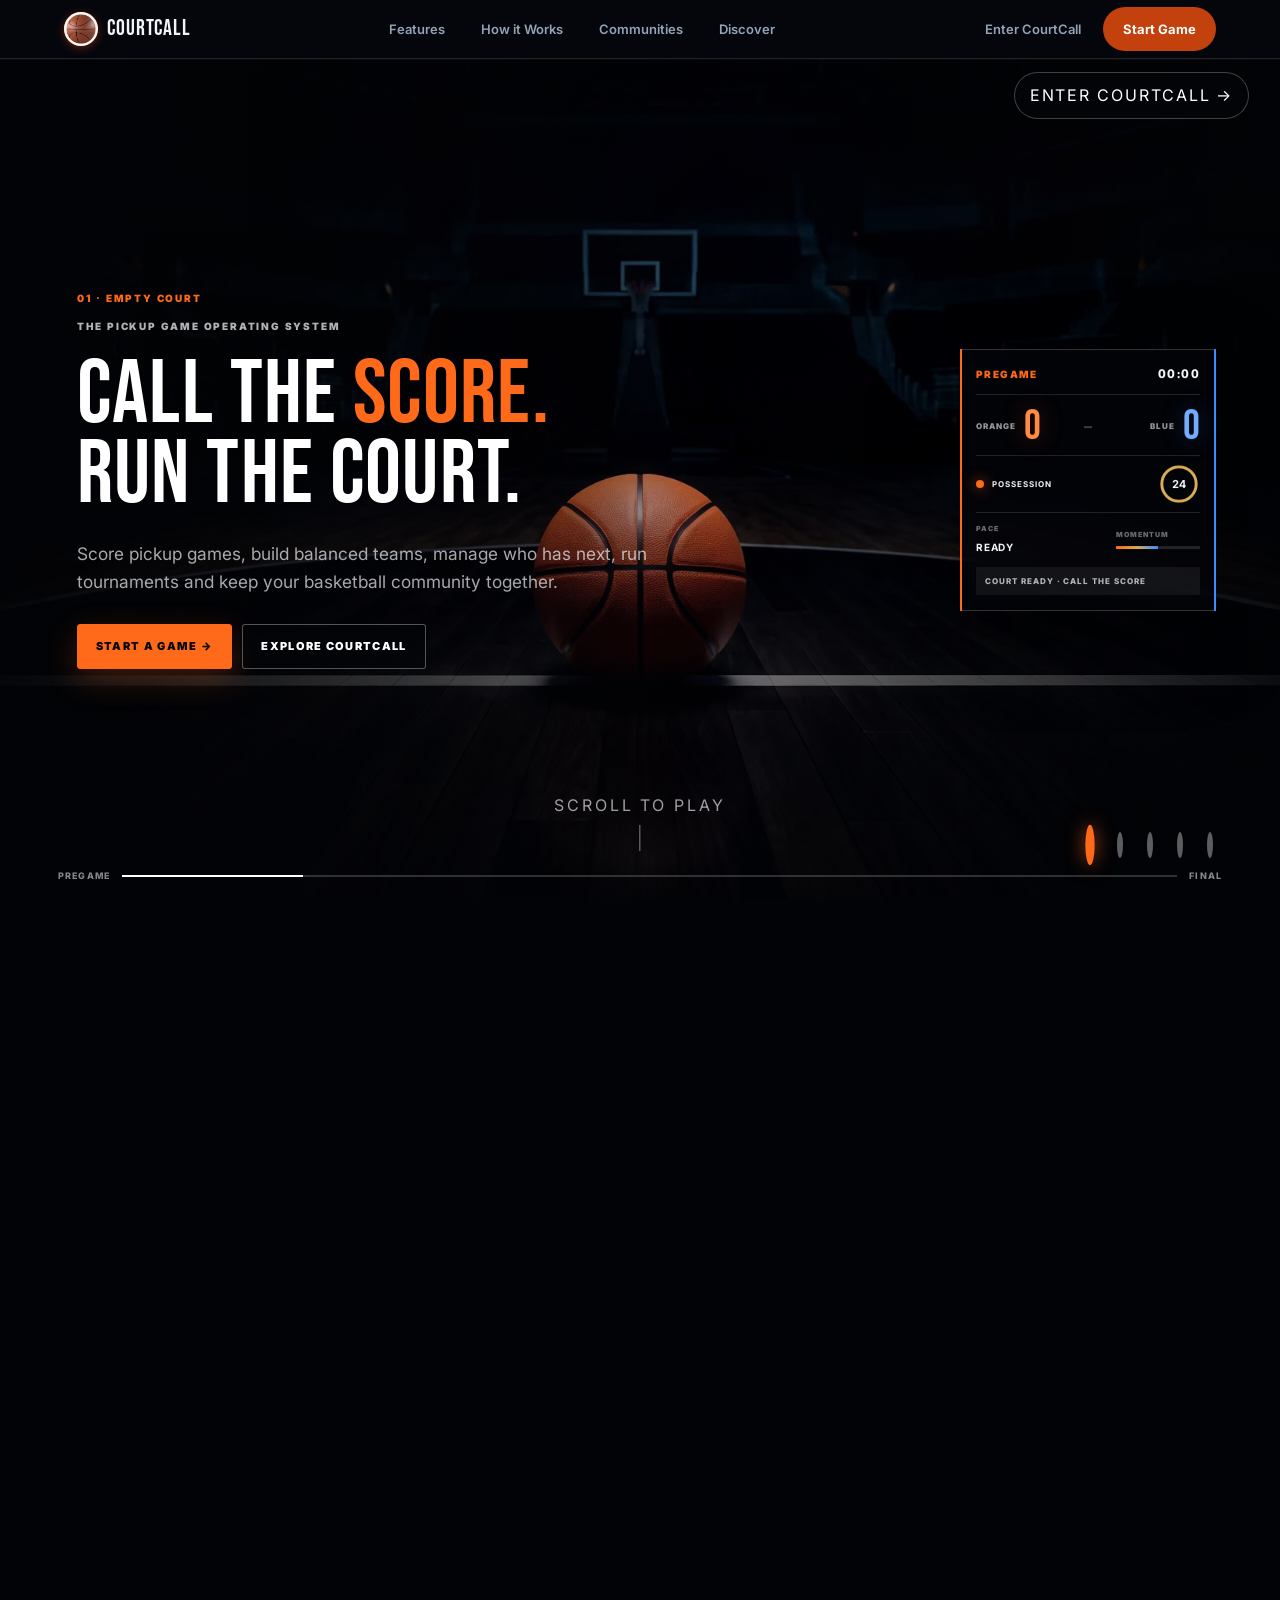
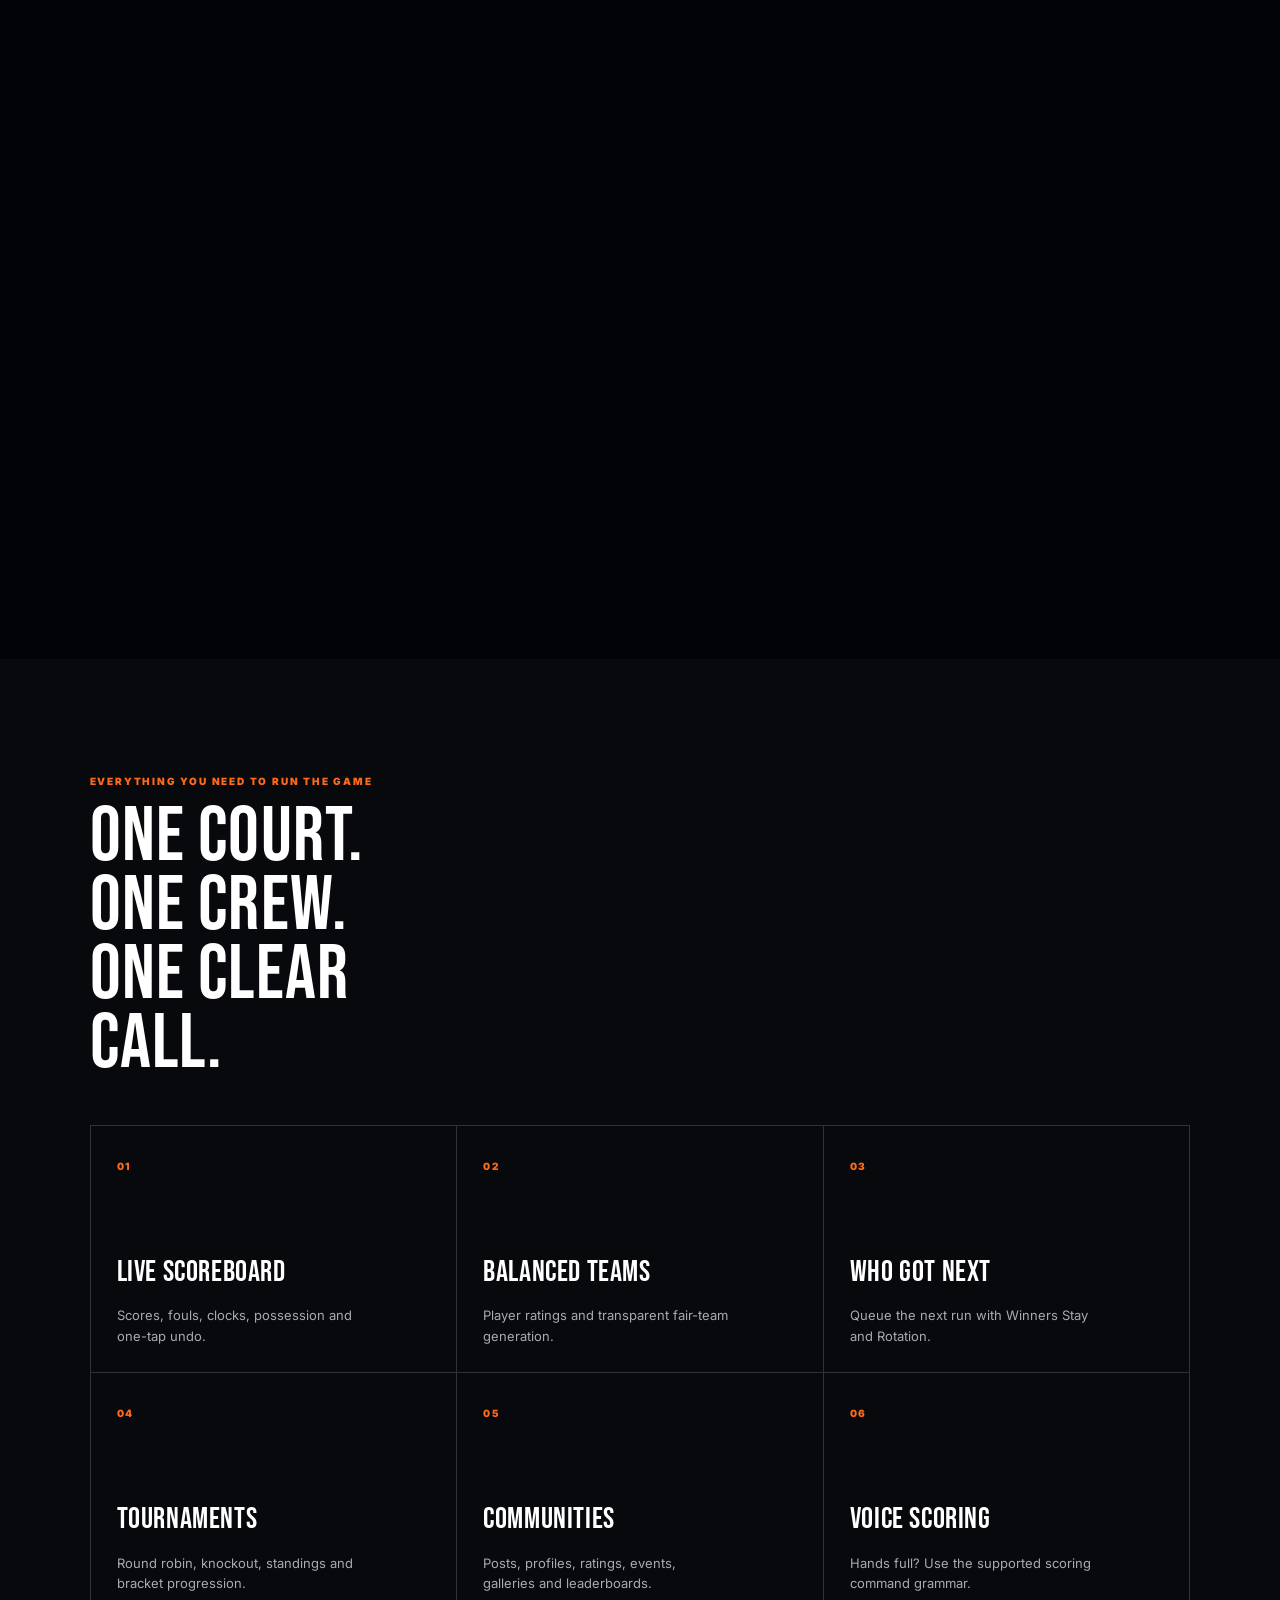
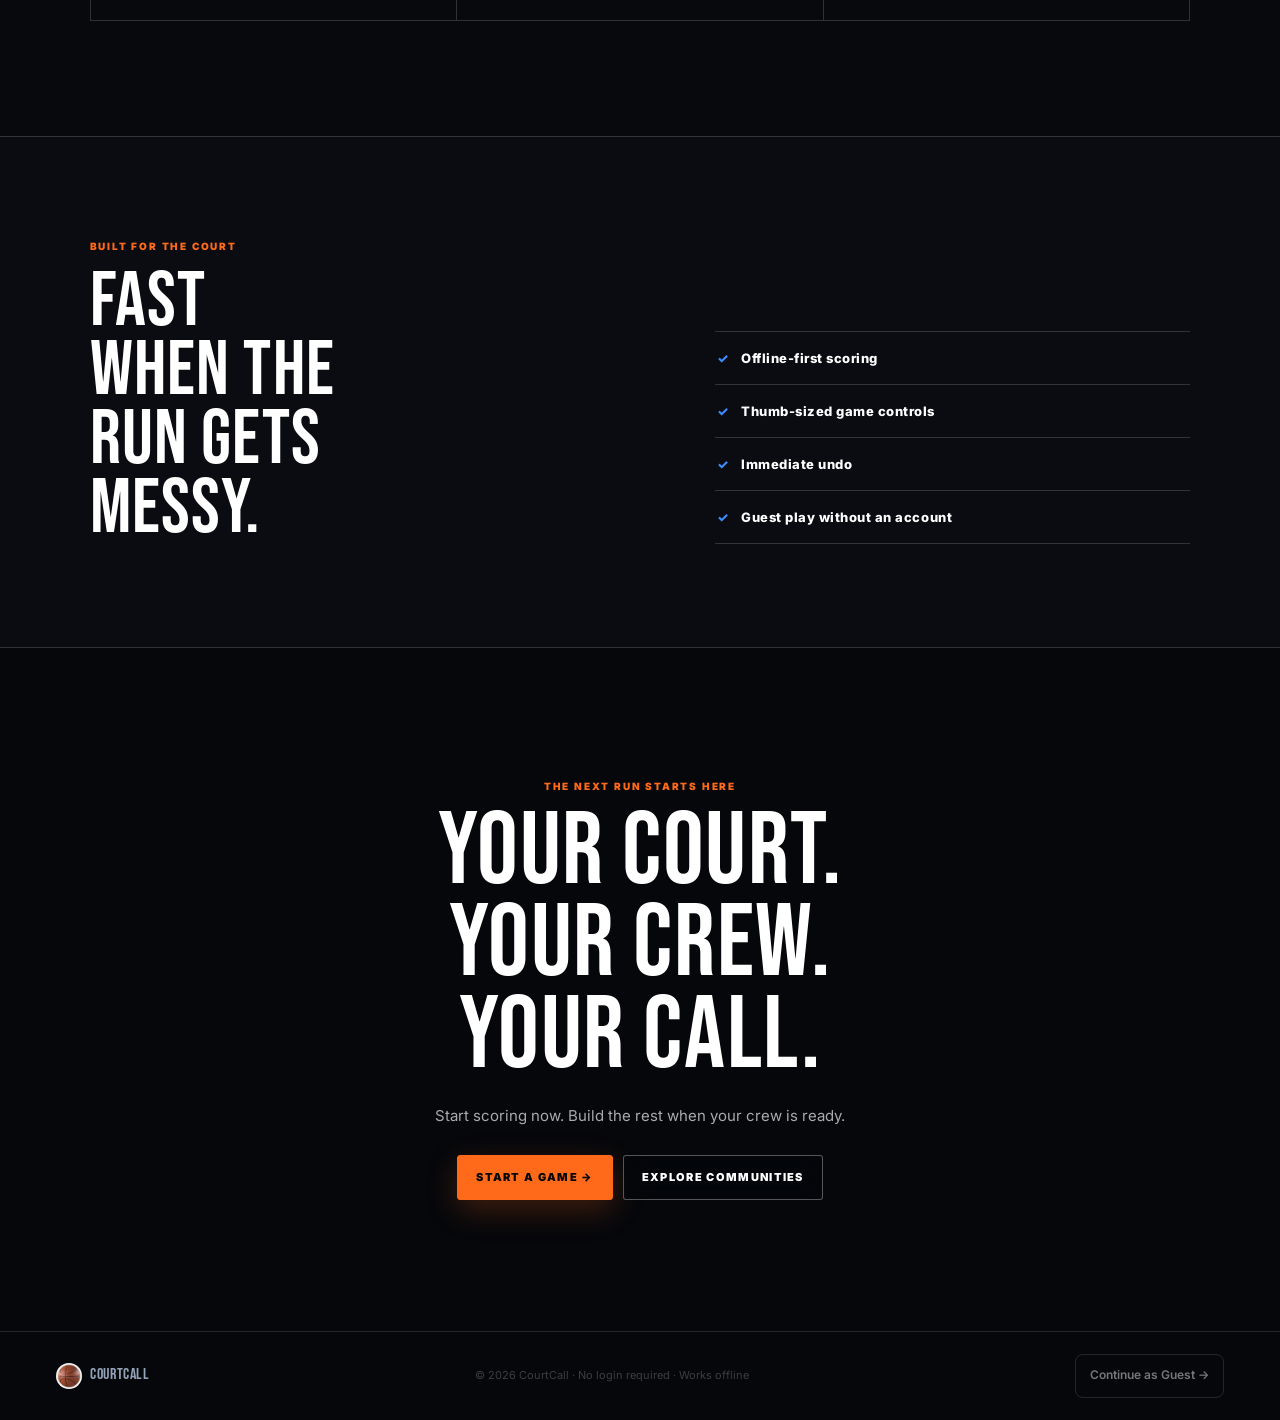
<file: basketball.html>
<!doctype html>
<html lang="en">
<head>
  <meta charset="utf-8">
  <meta name="viewport" content="width=device-width, initial-scale=1">
  <meta name="robots" content="noindex">
  <link rel="canonical" href="./">
  <meta http-equiv="refresh" content="0; url=./">
  <title>CourtCall moved</title>
  <script>
    location.replace('./' + location.search + location.hash);
  </script>
</head>
<body>
  <p>CourtCall now lives at <a href="./">the canonical application entry point</a>.</p>
</body>
</html>
</file>
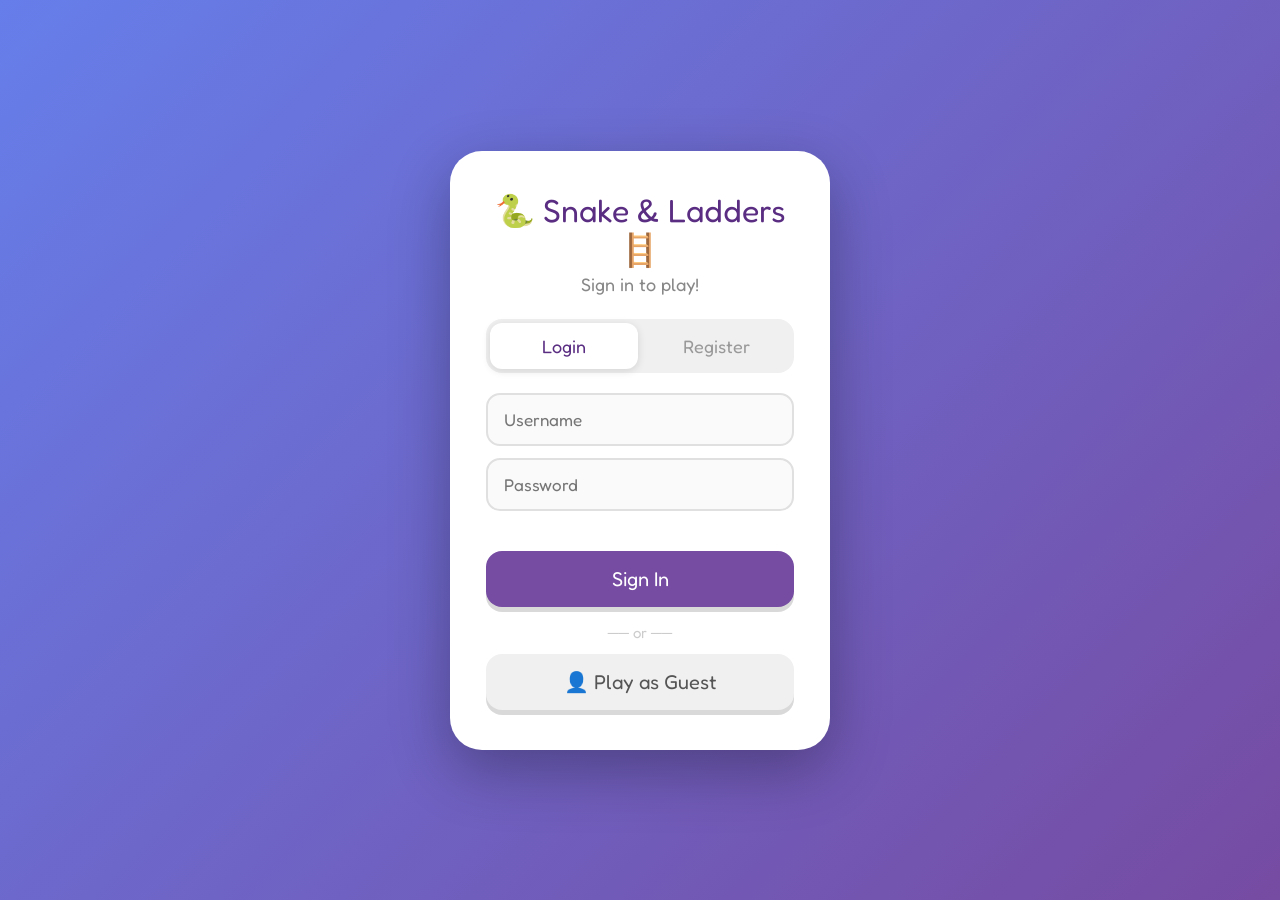
<file: snake-ladder.html>
<!DOCTYPE html>
<html lang="en">
<head>
  <meta charset="UTF-8">
  <meta name="viewport" content="width=device-width, initial-scale=1.0">
  <title>Snake & Ladders</title>
  <link rel="preconnect" href="https://fonts.googleapis.com">
  <link href="https://fonts.googleapis.com/css2?family=Fredoka+One&display=swap" rel="stylesheet">
  <link rel="stylesheet" href="style.css">
</head>
<body>

  <!-- Auth Screen -->
  <div id="auth-screen">
    <div class="auth-card">
      <div class="auth-title">🐍 Snake &amp; Ladders 🪜</div>
      <div class="auth-subtitle">Sign in to play!</div>

      <div class="auth-tabs">
        <button class="auth-tab active" id="tab-login" onclick="switchTab('login')">Login</button>
        <button class="auth-tab" id="tab-register" onclick="switchTab('register')">Register</button>
      </div>

      <div id="form-login">
        <input type="text" id="login-username" class="auth-input" placeholder="Username"
               autocomplete="username" onkeydown="if(event.key==='Enter')authLogin()">
        <input type="password" id="login-password" class="auth-input" placeholder="Password"
               autocomplete="current-password" onkeydown="if(event.key==='Enter')authLogin()">
        <div id="login-error" class="auth-error"></div>
        <button class="auth-btn btn-primary" onclick="authLogin()">Sign In</button>
      </div>

      <div id="form-register" class="hidden">
        <input type="text" id="reg-username" class="auth-input" placeholder="Username (3–20 chars)"
               autocomplete="username" onkeydown="if(event.key==='Enter')authRegister()">
        <input type="password" id="reg-password" class="auth-input" placeholder="Password (min 6 chars)"
               autocomplete="new-password" onkeydown="if(event.key==='Enter')authRegister()">
        <input type="password" id="reg-confirm" class="auth-input" placeholder="Confirm Password"
               autocomplete="new-password" onkeydown="if(event.key==='Enter')authRegister()">
        <div id="reg-error" class="auth-error"></div>
        <button class="auth-btn btn-primary" onclick="authRegister()">Create Account</button>
      </div>

      <div class="auth-divider">── or ──</div>
      <button class="auth-btn btn-guest" onclick="authGuest()">👤 Play as Guest</button>
    </div>
  </div>

  <!-- Start Screen -->
  <div id="start-screen" class="hidden">
    <div class="start-card">
      <div class="start-title">🐍 Snake &amp; Ladders 🪜</div>
      <div class="start-subtitle">Choose how to play!</div>
      <button class="mode-btn btn-2p" onclick="startGame('2p')">👫 2 Players</button>
      <button class="mode-btn btn-cpu" onclick="startGame('cpu')">🤖 vs Computer</button>
    </div>
  </div>

  <!-- User Bar (shown after auth) -->
  <div id="user-bar" class="hidden">
    <span id="user-name-display">👤 Guest</span>
    <button id="stats-btn" class="stats-btn" onclick="showStats()">📊 Stats</button>
    <button class="logout-btn" onclick="logout()">Logout</button>
  </div>

  <!-- Stats Overlay -->
  <div id="stats-overlay" class="hidden">
    <div id="stats-card">
      <button class="stats-close-btn" onclick="hideStats()">✕</button>
      <div id="stats-title">📊 Stats</div>
      <div id="stats-summary">
        <div class="stat-item">
          <div class="stat-num" id="stat-wins">0</div>
          <div class="stat-lbl">Wins</div>
        </div>
        <div class="stat-item">
          <div class="stat-num" id="stat-losses">0</div>
          <div class="stat-lbl">Losses</div>
        </div>
        <div class="stat-item">
          <div class="stat-num" id="stat-rate">—</div>
          <div class="stat-lbl">Win Rate</div>
        </div>
      </div>
      <div class="history-title">Recent Games</div>
      <div id="history-list"></div>
    </div>
  </div>

  <!-- Confetti container -->
  <div id="confetti-container"></div>

  <!-- Win overlay -->
  <div id="win-overlay" class="hidden">
    <div id="win-card">
      <div id="win-emoji">🎉</div>
      <div id="win-text"></div>
      <div id="win-stats" class="win-stats"></div>
      <button class="action-btn" onclick="newGame()">🔄 Play Again!</button>
    </div>
  </div>

  <!-- Main Game -->
  <div id="game" class="hidden">
    <h1 class="game-title">🐍 Snake &amp; Ladders 🪜</h1>

    <!-- Player turn banner -->
    <div id="turn-banner">
      <span id="turn-text">Player 1's Turn 🔴</span>
    </div>

    <!-- Score display -->
    <div id="scores">
      <div class="score-box p1-box">
        <span class="score-label" id="p1-label">🔴 Player 1</span>
        <span class="score-pos" id="p1-pos">Start</span>
      </div>
      <div class="score-box p2-box">
        <span class="score-label" id="p2-label">🔵 Player 2</span>
        <span class="score-pos" id="p2-pos">Start</span>
      </div>
    </div>

    <!-- Board area -->
    <div id="board-wrapper">
      <div id="board-grid"></div>
      <svg id="overlay-svg" xmlns="http://www.w3.org/2000/svg"></svg>
      <div id="tokens-layer"></div>
    </div>

    <!-- Dice -->
    <div id="dice-area">
      <div id="dice" class="dice">
        <div class="dot-grid" id="dot-grid"></div>
      </div>
      <div id="dice-result"></div>
    </div>

    <!-- Message box -->
    <div id="message-box">Roll the dice to start!</div>

    <!-- Buttons -->
    <div id="btn-row">
      <button id="roll-btn" class="action-btn roll-btn" onclick="rollDice()">🎲 Roll Dice!</button>
      <button class="action-btn new-btn" onclick="newGame()">🔄 New Game</button>
    </div>
  </div>

  <script src="game.js"></script>
</body>
</html>
</file>
<file: velora-one/styles.css>
/* ============================================================
   VELORA ONE — styles.css
   Premium editorial luxury landing page · Mobile-first
   Palette (from the Velora One logo): blush pink ground,
   raspberry wordmark red, deep wine, leaf-green accent
   ============================================================ */

/* ---------- Design tokens ---------- */
:root {
  --blush: #FBEFEE;          /* page ground — logo background pink */
  --warm-white: #FFFAF9;
  --raspberry: #B01E52;      /* primary accent — logo wordmark */
  --wine: #701537;           /* deep sections */
  --wine-dark: #58102B;
  --rose-soft: #F4DCDA;      /* soft cards / placeholder base */
  --charcoal: #33222A;       /* warm plum-black text */
  --muted-plum: #8A6470;     /* secondary text */
  --rose-light: #F0B9C8;     /* light accent on dark grounds */
  --leaf: #5E9732;           /* logo leaf green — used sparingly */
  --leaf-dark: #497722;

  --font-head: 'Playfair Display', 'Georgia', serif;
  --font-body: 'Inter', -apple-system, 'Segoe UI', sans-serif;

  --radius: 14px;
  --radius-lg: 22px;
  --shadow-soft: 0 6px 30px rgba(51, 34, 42, 0.08);
  --shadow-card: 0 10px 40px rgba(51, 34, 42, 0.10);
  --header-h: 72px;
  --ease: cubic-bezier(0.22, 1, 0.36, 1);
}

/* ---------- Reset / base ---------- */
*, *::before, *::after { box-sizing: border-box; margin: 0; padding: 0; }

html {
  scroll-behavior: smooth;
  scroll-padding-top: calc(var(--header-h) + 12px);
}

body {
  font-family: var(--font-body);
  font-weight: 400;
  font-size: 1rem;
  line-height: 1.7;
  color: var(--charcoal);
  background: var(--warm-white);
  -webkit-font-smoothing: antialiased;
}

img { max-width: 100%; display: block; }
a { color: inherit; text-decoration: none; }
ul, ol { list-style: none; }
button { font: inherit; cursor: pointer; border: none; background: none; }

h1, h2, h3 {
  font-family: var(--font-head);
  font-weight: 600;
  line-height: 1.18;
  color: var(--charcoal);
}
h1 { font-size: clamp(2.3rem, 6vw, 4rem); letter-spacing: -0.01em; }
h2 { font-size: clamp(1.7rem, 4vw, 2.6rem); }
h3 { font-size: 1.18rem; }

.container { width: min(1160px, 100% - 2.5rem); margin-inline: auto; }
.center { text-align: center; }

/* ---------- Shared section styling ---------- */
.section { padding: clamp(3.5rem, 8vw, 6.5rem) 0; }

.eyebrow {
  font-size: 0.75rem;
  font-weight: 600;
  letter-spacing: 0.22em;
  text-transform: uppercase;
  color: var(--raspberry);
  margin-bottom: 0.9rem;
}

.section-head { max-width: 640px; margin: 0 auto 2.8rem; text-align: center; }
.section-sub { margin-top: 1rem; color: var(--muted-plum); }
.section-head.light h2, .section-head.light .section-sub { color: var(--warm-white); }
.section-head.light .section-sub { opacity: 0.85; }

.accent-italic { font-style: italic; color: var(--wine); }

.signature-line {
  font-family: var(--font-head);
  font-style: italic;
  color: var(--muted-plum);
  margin-top: 1.6rem;
}

/* ---------- Buttons ---------- */
.btn {
  display: inline-block;
  padding: 0.85rem 1.7rem;
  border-radius: 999px;
  font-weight: 500;
  font-size: 0.93rem;
  letter-spacing: 0.02em;
  transition: transform 0.3s var(--ease), box-shadow 0.3s var(--ease),
              background 0.3s var(--ease), color 0.3s var(--ease);
  text-align: center;
}
.btn:hover { transform: translateY(-2px); }

.btn-primary {
  background: linear-gradient(135deg, var(--raspberry), #8E1943);
  color: var(--warm-white);
  box-shadow: 0 6px 22px rgba(176, 30, 82, 0.35);
}
.btn-primary:hover { box-shadow: 0 10px 30px rgba(176, 30, 82, 0.45); }

.btn-outline {
  border: 1.5px solid var(--wine);
  color: var(--wine);
}
.btn-outline:hover { background: var(--wine); color: var(--warm-white); }

.btn-outline-light {
  border: 1.5px solid rgba(255, 250, 249, 0.7);
  color: var(--warm-white);
}
.btn-outline-light:hover { background: var(--warm-white); color: var(--wine); }

.btn-ghost { color: var(--muted-plum); text-decoration: underline; text-underline-offset: 5px; }
.btn-ghost:hover { color: var(--raspberry); }

.btn-ghost-light { color: var(--rose-light); text-decoration: underline; text-underline-offset: 5px; }
.btn-ghost-light:hover { color: var(--warm-white); }

.btn-large { padding: 1rem 2.4rem; font-size: 1rem; }

.card-link {
  font-size: 0.88rem;
  font-weight: 600;
  color: var(--raspberry);
  letter-spacing: 0.03em;
  transition: color 0.25s;
}
.card-link:hover { color: var(--wine); }

/* ============================================================
   1. HEADER
   ============================================================ */
.site-header {
  position: fixed;
  inset: 0 0 auto 0;
  z-index: 100;
  height: var(--header-h);
  background: rgba(255, 250, 249, 0.82);
  backdrop-filter: blur(14px);
  -webkit-backdrop-filter: blur(14px);
  border-bottom: 1px solid rgba(176, 30, 82, 0.18);
  transition: box-shadow 0.3s;
}
.site-header.scrolled { box-shadow: var(--shadow-soft); }

.header-inner {
  height: 100%;
  display: flex;
  align-items: center;
  justify-content: space-between;
  gap: 1rem;
}

.brand { display: flex; flex-direction: column; line-height: 1.2; }
.brand-word {
  font-family: var(--font-head);
  font-size: 1.45rem;
  font-weight: 700;
  letter-spacing: 0.02em;
  color: var(--raspberry);
}
.brand-word em { font-style: italic; }
.brand-leaf {
  display: inline-block;
  width: 13px; height: 13px;
  margin-left: 5px;
  fill: var(--leaf);
  transform: rotate(-12deg) translateY(-6px);
}
.brand-tag {
  font-size: 0.6rem;
  letter-spacing: 0.18em;
  text-transform: uppercase;
  color: var(--muted-plum);
}

.site-nav { display: flex; align-items: center; gap: 1.6rem; }
.nav-link {
  font-size: 0.9rem;
  font-weight: 500;
  color: var(--charcoal);
  position: relative;
  padding: 0.2rem 0;
}
.nav-link::after {
  content: '';
  position: absolute;
  left: 0; bottom: -3px;
  width: 100%; height: 1.5px;
  background: var(--raspberry);
  transform: scaleX(0);
  transform-origin: left;
  transition: transform 0.3s var(--ease);
}
.nav-link:hover::after { transform: scaleX(1); }

.btn-nav { padding: 0.6rem 1.3rem; font-size: 0.85rem; }

/* Hamburger */
.nav-toggle {
  display: none;
  flex-direction: column;
  gap: 5px;
  padding: 8px;
}
.nav-toggle span {
  display: block;
  width: 24px; height: 2px;
  background: var(--charcoal);
  border-radius: 2px;
  transition: transform 0.3s var(--ease), opacity 0.3s;
}
.nav-toggle.open span:nth-child(1) { transform: translateY(7px) rotate(45deg); }
.nav-toggle.open span:nth-child(2) { opacity: 0; }
.nav-toggle.open span:nth-child(3) { transform: translateY(-7px) rotate(-45deg); }

/* ============================================================
   FULL-PAGE CELEBRATION BACKDROP
   A fixed photo layer behind the whole page, revealed through
   the hero, the mid-page quote band, and the final CTA.
   REPLACE-IMAGE: swap images/celebration-bg.jpg with a real
   Velora One event photo — a defocused/wide evening shot works
   best (1920×1280, JPEG/WebP, under 400KB). Nothing else needs
   to change.
   ============================================================ */
.page-bg {
  position: fixed;
  inset: 0;
  z-index: -1;
  background: var(--wine-dark) url('images/celebration-bg.jpg') center / cover no-repeat;
}

/* ============================================================
   2. HERO — a window onto the celebration backdrop
   ============================================================ */
.hero {
  padding: calc(var(--header-h) + clamp(2.5rem, 7vw, 5rem)) 0 clamp(3rem, 7vw, 5rem);
  background: linear-gradient(180deg,
    rgba(35, 5, 16, 0.60),
    rgba(62, 11, 30, 0.38) 45%,
    rgba(88, 16, 43, 0.60) 100%);
}
.hero-copy { text-shadow: 0 1px 20px rgba(20, 3, 9, 0.5); }
.hero h1 { color: var(--warm-white); }
.hero .accent-italic,
.hero .eyebrow,
.hero-emotion { color: var(--rose-light); }
.hero-sub { color: rgba(255, 250, 249, 0.88); }
.hero-contact { color: rgba(255, 250, 249, 0.82); }
.hero-contact li::before { color: var(--rose-light); }
.hero-contact a:hover { color: var(--rose-light); }
.hero .btn-outline { border-color: rgba(255, 250, 249, 0.75); color: var(--warm-white); }
.hero .btn-outline:hover { background: var(--warm-white); color: var(--wine); }
.hero .btn-ghost { color: rgba(255, 250, 249, 0.88); }
.hero .btn-ghost:hover { color: var(--rose-light); }

/* Hero visual becomes a frosted glass panel over the photo */
.hero .ph-hero {
  background: rgba(255, 250, 249, 0.08);
  backdrop-filter: blur(6px);
  -webkit-backdrop-filter: blur(6px);
  box-shadow: 0 10px 40px rgba(20, 3, 9, 0.35);
}
.hero .ph-hero::after { border-color: rgba(255, 250, 249, 0.35); }
.hero .ph-label { color: rgba(255, 250, 249, 0.8); }

.hero-grid {
  display: grid;
  gap: 3rem;
  align-items: center;
}

.hero-sub { margin-top: 1.4rem; color: var(--muted-plum); max-width: 34rem; }
.hero-emotion {
  margin-top: 1.2rem;
  font-family: var(--font-head);
  font-style: italic;
  font-size: 1.15rem;
  color: var(--wine);
}

.hero-actions {
  display: flex;
  flex-wrap: wrap;
  gap: 0.9rem;
  margin-top: 2rem;
  align-items: center;
}
.center-actions { justify-content: center; margin-top: 2.2rem; }

.hero-contact {
  display: flex;
  flex-wrap: wrap;
  gap: 0.5rem 1.6rem;
  margin-top: 2rem;
  font-size: 0.88rem;
  color: var(--muted-plum);
}
.hero-contact li::before { content: '✦ '; color: var(--raspberry); font-size: 0.7em; }
.hero-contact a:hover { color: var(--raspberry); }

/* Hero visual + floating cards */
.hero-visual { position: relative; }

.float-card {
  position: absolute;
  background: rgba(255, 250, 249, 0.95);
  border: 1px solid rgba(176, 30, 82, 0.3);
  border-radius: 999px;
  padding: 0.55rem 1.1rem;
  font-size: 0.8rem;
  font-weight: 500;
  color: var(--wine);
  box-shadow: var(--shadow-soft);
  animation: floaty 5s ease-in-out infinite;
}
.float-card-1 { top: 8%; left: -4%; animation-delay: 0s; }
.float-card-2 { top: 46%; right: -4%; animation-delay: 1.4s; }
.float-card-3 { bottom: 7%; left: 8%; animation-delay: 2.8s; }

@keyframes floaty {
  0%, 100% { transform: translateY(0); }
  50% { transform: translateY(-8px); }
}

/* ============================================================
   PLACEHOLDER VISUALS (.ph)
   Elegant gradient blocks used until real photos are added.
   Replace each with an <img> — see comments in index.html.
   ============================================================ */
.ph {
  position: relative;
  border-radius: var(--radius-lg);
  overflow: hidden;
  display: flex;
  align-items: center;
  justify-content: center;
  background:
    radial-gradient(circle at 25% 20%, rgba(240, 185, 200, 0.5), transparent 55%),
    radial-gradient(circle at 80% 85%, rgba(112, 21, 55, 0.18), transparent 50%),
    linear-gradient(150deg, var(--rose-soft), #EFC9CC);
}
.ph::after {
  content: '';
  position: absolute;
  inset: 12px;
  border: 1px solid rgba(176, 30, 82, 0.35);
  border-radius: calc(var(--radius-lg) - 8px);
  pointer-events: none;
}
.ph-label {
  font-family: var(--font-head);
  font-style: italic;
  font-size: 1rem;
  color: var(--muted-plum);
  letter-spacing: 0.06em;
}

.ph-hero { aspect-ratio: 5 / 6; box-shadow: var(--shadow-card); }
.ph-about { aspect-ratio: 4 / 5; box-shadow: var(--shadow-card); }

/* Subtle per-tile tint variation so the placeholder grid feels curated */
.ph-g2, .ph-m2, .ph-i2 { filter: hue-rotate(8deg) brightness(1.02); }
.ph-g3, .ph-m4, .ph-i3 { background: linear-gradient(150deg, #E3ECD6, #CBDCB6); }
.ph-g4, .ph-m5, .ph-i4 { filter: brightness(1.05); }
.ph-g6, .ph-m3, .ph-i5 { background: linear-gradient(150deg, #F0DEDA, #E4CBC2); }
.ph-g8, .ph-m6, .ph-i6 { background: linear-gradient(150deg, #F5D9E1, #E5B9C8); }

/* ============================================================
   3. TRUST STRIP
   ============================================================ */
.trust-strip {
  background: var(--wine);
  padding: 1.1rem 0;
}
.trust-list {
  display: flex;
  flex-wrap: wrap;
  justify-content: center;
  gap: 0.6rem 2.4rem;
}
.trust-list li {
  font-size: 0.8rem;
  font-weight: 500;
  letter-spacing: 0.12em;
  text-transform: uppercase;
  color: var(--rose-light);
}
.trust-list li::before { content: '✦ '; opacity: 0.7; }

/* ============================================================
   4. ABOUT (split layout)
   ============================================================ */
.split {
  display: grid;
  gap: 3rem;
  align-items: center;
}
.about, .packages, .settings, .beforeafter { background: var(--warm-white); }

.split-copy p { color: var(--muted-plum); }
.split-copy h2 { margin-bottom: 1.2rem; }

.check-list { margin-top: 1.5rem; display: grid; gap: 0.55rem; }
.check-list li { padding-left: 1.7rem; position: relative; color: var(--charcoal); font-size: 0.95rem; }
.check-list li::before {
  content: '❧';
  position: absolute; left: 0;
  color: var(--leaf);
}

.split-visual { position: relative; }
.visual-caption-card {
  position: absolute;
  bottom: -1.2rem;
  left: 50%;
  transform: translateX(-50%);
  background: var(--warm-white);
  border: 1px solid rgba(176, 30, 82, 0.3);
  border-radius: var(--radius);
  padding: 0.9rem 1.8rem;
  text-align: center;
  box-shadow: var(--shadow-soft);
  white-space: nowrap;
}
.vc-title { font-family: var(--font-head); font-weight: 700; font-size: 1.1rem; }
.vc-sub { font-size: 0.72rem; letter-spacing: 0.15em; text-transform: uppercase; color: var(--muted-plum); }

/* ============================================================
   5. FOUNDER
   ============================================================ */
.founder { background: var(--blush); }
.founder-inner {
  max-width: 680px;
  text-align: center;
}
.founder-copy { margin-top: 1.4rem; color: var(--muted-plum); font-size: 1.05rem; }
.founder-note {
  margin-top: 1.8rem;
  font-family: var(--font-head);
  font-style: italic;
  font-size: 1.1rem;
  color: var(--wine);
}
.founder-note::before, .founder-note::after { content: ' ✦ '; color: var(--raspberry); font-size: 0.7em; }

/* ============================================================
   6. STORY / STATS  +  16. GROWING (shared stat cards)
   ============================================================ */
.stat-grid {
  display: grid;
  grid-template-columns: repeat(2, 1fr);
  gap: 1rem;
}
.stat-card {
  background: var(--warm-white);
  border: 1px solid rgba(176, 30, 82, 0.25);
  border-radius: var(--radius);
  padding: 1.6rem 1.2rem;
  text-align: center;
  display: flex;
  flex-direction: column;
  gap: 0.3rem;
  box-shadow: var(--shadow-soft);
}
.stat-big {
  font-family: var(--font-head);
  font-weight: 700;
  font-size: clamp(1.15rem, 2.5vw, 1.5rem);
  color: var(--wine);
}
.stat-label {
  font-size: 0.72rem;
  letter-spacing: 0.15em;
  text-transform: uppercase;
  color: var(--muted-plum);
}
.story { background: var(--warm-white); }
.growing { background: var(--blush); }

/* ============================================================
   7. SERVICES
   ============================================================ */
.services { background: var(--blush); }
.service-grid {
  display: grid;
  grid-template-columns: repeat(auto-fill, minmax(250px, 1fr));
  gap: 1.2rem;
}
.service-card {
  background: var(--warm-white);
  border: 1px solid rgba(176, 30, 82, 0.2);
  border-radius: var(--radius);
  padding: 1.8rem 1.5rem;
  display: flex;
  flex-direction: column;
  gap: 0.6rem;
  transition: transform 0.35s var(--ease), box-shadow 0.35s var(--ease), border-color 0.35s;
}
.service-card:hover {
  transform: translateY(-5px);
  box-shadow: var(--shadow-card);
  border-color: rgba(176, 30, 82, 0.5);
}
.service-icon { font-size: 1.6rem; }
.service-card p { font-size: 0.9rem; color: var(--muted-plum); flex: 1; }

/* ============================================================
   8. PACKAGES
   ============================================================ */
.package-grid {
  display: grid;
  grid-template-columns: repeat(auto-fill, minmax(300px, 1fr));
  gap: 1.2rem;
}
.package-card {
  background: var(--warm-white);
  border: 1px solid rgba(176, 30, 82, 0.25);
  border-radius: var(--radius);
  padding: 2rem 1.7rem;
  transition: transform 0.35s var(--ease), box-shadow 0.35s var(--ease);
  position: relative;
}
.package-card::before {
  content: '✦';
  color: var(--raspberry);
  display: block;
  margin-bottom: 0.8rem;
}
.package-card:hover { transform: translateY(-5px); box-shadow: var(--shadow-card); }
.package-card h3 { margin-bottom: 0.6rem; }
.package-card p { font-size: 0.92rem; color: var(--muted-plum); }

.package-card.featured {
  background: var(--wine);
  border-color: var(--raspberry);
}
.package-card.featured h3 { color: var(--warm-white); }
.package-card.featured p { color: rgba(255, 250, 249, 0.8); }

.pricing-note {
  text-align: center;
  margin: 2rem auto 1.6rem;
  font-size: 0.92rem;
  color: var(--muted-plum);
  max-width: 34rem;
}

/* ============================================================
   9. EXPERIENCE TIMELINE
   ============================================================ */
.experience {
  background:
    radial-gradient(ellipse 70% 50% at 15% 0%, rgba(176, 30, 82, 0.12), transparent 60%),
    var(--wine);
}
.timeline {
  display: grid;
  grid-template-columns: repeat(auto-fill, minmax(240px, 1fr));
  gap: 1.2rem;
  counter-reset: step;
}
.timeline-step {
  background: rgba(255, 250, 249, 0.05);
  border: 1px solid rgba(240, 185, 200, 0.2);
  border-radius: var(--radius);
  padding: 1.7rem 1.5rem;
  transition: background 0.3s, border-color 0.3s;
}
.timeline-step:hover { background: rgba(255, 250, 249, 0.09); border-color: rgba(240, 185, 200, 0.45); }
.step-num {
  font-family: var(--font-head);
  font-style: italic;
  font-size: 1.5rem;
  color: var(--rose-light);
}
.timeline-step h3 { color: var(--warm-white); margin: 0.5rem 0 0.4rem; font-size: 1.05rem; }
.timeline-step p { font-size: 0.88rem; color: rgba(255, 250, 249, 0.72); }

/* ============================================================
   10. PERFECT FOR / SETTINGS
   ============================================================ */
.setting-grid {
  display: grid;
  grid-template-columns: repeat(2, 1fr);
  gap: 0.9rem;
}
.setting-card {
  background: var(--blush);
  border: 1px solid rgba(176, 30, 82, 0.2);
  border-radius: var(--radius);
  padding: 1.3rem 1rem;
  text-align: center;
  font-family: var(--font-head);
  font-size: 1.02rem;
  color: var(--wine);
  transition: transform 0.3s var(--ease), background 0.3s, border-color 0.3s;
}
.setting-card:hover {
  transform: translateY(-4px);
  background: var(--rose-soft);
  border-color: rgba(176, 30, 82, 0.5);
}

/* ============================================================
   PHOTO BAND — quote window onto the celebration backdrop
   ============================================================ */
.photo-band {
  padding: clamp(4.5rem, 11vw, 8rem) 0;
  background: linear-gradient(180deg, rgba(35, 5, 16, 0.55), rgba(88, 16, 43, 0.55));
  text-align: center;
}
.photo-band .container { text-shadow: 0 1px 20px rgba(20, 3, 9, 0.5); }
.photo-band .eyebrow { color: var(--rose-light); }
.photo-band h2 {
  color: var(--warm-white);
  font-style: italic;
  font-weight: 500;
  max-width: 720px;
  margin-inline: auto;
}
.photo-band p {
  margin-top: 1rem;
  color: rgba(255, 250, 249, 0.82);
  font-size: 0.95rem;
}

/* ============================================================
   11. GALLERY (masonry-style)
   ============================================================ */
.gallery { background: var(--blush); }
.gallery-grid {
  display: grid;
  grid-template-columns: repeat(2, 1fr);
  gap: 1rem;
  margin-bottom: 2.4rem;
}
.tile {
  position: relative;
  border-radius: var(--radius-lg);
  overflow: hidden;
  cursor: pointer;
}
.tile .ph-tile { aspect-ratio: 4 / 5; border-radius: 0; width: 100%; }
.tile .ph-tile::after { display: none; }
.tile img { width: 100%; height: 100%; object-fit: cover; transition: transform 0.6s var(--ease); }

.tile-overlay {
  position: absolute;
  inset: auto 0 0 0;
  padding: 2.2rem 1.2rem 1.1rem;
  background: linear-gradient(180deg, transparent, rgba(51, 34, 42, 0.72));
  display: flex;
  flex-direction: column;
  transform: translateY(35%);
  opacity: 0.85;
  transition: transform 0.45s var(--ease), opacity 0.45s;
}
.tile:hover .tile-overlay, .tile:focus-within .tile-overlay { transform: translateY(0); opacity: 1; }
.tile:hover img { transform: scale(1.05); }
.tile:hover .ph-tile { filter: brightness(1.06); }
.tile-name {
  font-family: var(--font-head);
  font-size: 1.05rem;
  color: var(--warm-white);
}
.tile-cap { font-size: 0.78rem; color: var(--rose-light); }

/* ============================================================
   12. BEFORE & AFTER
   ============================================================ */
.ba-grid {
  display: grid;
  grid-template-columns: repeat(auto-fill, minmax(300px, 1fr));
  gap: 1.4rem;
}
.ba-card {
  background: var(--warm-white);
  border: 1px solid rgba(176, 30, 82, 0.22);
  border-radius: var(--radius-lg);
  overflow: hidden;
  box-shadow: var(--shadow-soft);
}
.ba-pair { display: grid; grid-template-columns: 1fr 1fr; }
.ba-half { position: relative; }
.ba-half .ph { aspect-ratio: 4 / 3; border-radius: 0; }
.ba-half .ph::after { display: none; }
.ph-before { background: linear-gradient(150deg, #E8E4DC, #D6D0C4); filter: saturate(0.4); }
.ph-after {
  background:
    radial-gradient(circle at 30% 25%, rgba(240, 185, 200, 0.6), transparent 55%),
    linear-gradient(150deg, var(--rose-soft), #E7B3C4);
}
.ba-tag {
  position: absolute;
  top: 0.7rem; left: 0.7rem;
  font-size: 0.66rem;
  font-weight: 600;
  letter-spacing: 0.12em;
  text-transform: uppercase;
  background: rgba(51, 34, 42, 0.6);
  color: var(--warm-white);
  border-radius: 999px;
  padding: 0.25rem 0.7rem;
}
.ba-tag.gold { background: var(--raspberry); }
.ba-card h3 { padding: 1.2rem 1.4rem 0.3rem; font-size: 1.05rem; }
.ba-card p { padding: 0 1.4rem 1.4rem; font-size: 0.88rem; color: var(--muted-plum); }

/* ============================================================
   13. CLIENT LOVE
   ============================================================ */
.reviews { background: var(--warm-white); }
.review-grid {
  display: grid;
  grid-template-columns: repeat(auto-fill, minmax(255px, 1fr));
  gap: 1.2rem;
}
.review-card {
  background: var(--blush);
  border: 1px solid rgba(176, 30, 82, 0.2);
  border-radius: var(--radius);
  padding: 1.8rem 1.5rem;
  display: flex;
  flex-direction: column;
}
.stars { color: var(--raspberry); letter-spacing: 0.15em; margin-bottom: 0.8rem; font-size: 0.9rem; }
.review-card p {
  font-family: var(--font-head);
  font-style: italic;
  font-size: 1.02rem;
  color: var(--charcoal);
  flex: 1;
}
.review-card footer { margin-top: 1.2rem; display: flex; flex-direction: column; }
.review-card footer strong { font-size: 0.92rem; }
.review-card footer span { font-size: 0.78rem; color: var(--muted-plum); letter-spacing: 0.05em; }

/* ============================================================
   14. MOODBOARDS
   ============================================================ */
.moods { background: var(--blush); }
.mood-grid {
  display: grid;
  grid-template-columns: repeat(auto-fill, minmax(280px, 1fr));
  gap: 1.3rem;
}
.mood-card {
  background: var(--warm-white);
  border: 1px solid rgba(176, 30, 82, 0.22);
  border-radius: var(--radius-lg);
  overflow: hidden;
  transition: transform 0.35s var(--ease), box-shadow 0.35s var(--ease);
}
.mood-card:hover { transform: translateY(-5px); box-shadow: var(--shadow-card); }
.ph-mood { aspect-ratio: 16 / 10; border-radius: 0; }
.ph-mood::after { display: none; }
.mood-body { padding: 1.4rem 1.5rem 1.6rem; }
.swatches { display: flex; gap: 0.4rem; margin-bottom: 0.9rem; }
.swatches span {
  width: 22px; height: 22px;
  border-radius: 50%;
  border: 1.5px solid var(--warm-white);
  box-shadow: 0 1px 4px rgba(51, 34, 42, 0.2);
}
.mood-body h3 { margin-bottom: 0.4rem; }
.mood-body p { font-size: 0.88rem; color: var(--muted-plum); margin-bottom: 0.9rem; }

/* ============================================================
   15. INQUIRY FORM
   ============================================================ */
.inquiry {
  background:
    radial-gradient(ellipse 60% 45% at 85% 100%, rgba(176, 30, 82, 0.14), transparent 60%),
    var(--wine-dark);
}
.inquiry-inner { max-width: 860px; }

.inquiry-form {
  background: var(--warm-white);
  border-radius: var(--radius-lg);
  padding: clamp(1.5rem, 4vw, 2.8rem);
  box-shadow: var(--shadow-card);
}
.form-grid {
  display: grid;
  grid-template-columns: 1fr;
  gap: 1.1rem;
}
.field { display: flex; flex-direction: column; gap: 0.35rem; }
.field label {
  font-size: 0.8rem;
  font-weight: 600;
  letter-spacing: 0.06em;
  text-transform: uppercase;
  color: var(--muted-plum);
}
.req { color: var(--raspberry); }

.field input, .field select, .field textarea {
  font: inherit;
  font-size: 0.95rem;
  color: var(--charcoal);
  background: var(--blush);
  border: 1px solid rgba(138, 100, 112, 0.25);
  border-radius: 10px;
  padding: 0.75rem 0.95rem;
  transition: border-color 0.25s, box-shadow 0.25s;
  width: 100%;
}
.field input:focus, .field select:focus, .field textarea:focus {
  outline: none;
  border-color: var(--raspberry);
  box-shadow: 0 0 0 3px rgba(176, 30, 82, 0.18);
}
.field input.invalid, .field select.invalid {
  border-color: #B3453A;
  box-shadow: 0 0 0 3px rgba(179, 69, 58, 0.12);
}
.field textarea { resize: vertical; }

.form-error {
  margin: 1rem 0 0;
  color: #B3453A;
  font-size: 0.88rem;
  font-weight: 500;
}
.inquiry-form .btn-large { margin-top: 1.5rem; width: 100%; }
.form-hint {
  margin-top: 0.9rem;
  font-size: 0.78rem;
  color: var(--muted-plum);
  text-align: center;
}
.inquiry .center { margin-top: 1.6rem; }

/* ============================================================
   17. INSTAGRAM
   ============================================================ */
.instagram { background: var(--warm-white); }
.insta-grid {
  display: grid;
  grid-template-columns: repeat(2, 1fr);
  gap: 0.9rem;
  margin-bottom: 2.2rem;
}
.insta-card {
  position: relative;
  border-radius: var(--radius);
  overflow: hidden;
  display: block;
}
.ph-insta { aspect-ratio: 1; border-radius: 0; transition: transform 0.5s var(--ease), filter 0.4s; }
.ph-insta::after { display: none; }
.insta-card:hover .ph-insta { transform: scale(1.05); filter: brightness(1.06); }
.insta-tag {
  position: absolute;
  top: 0.6rem; right: 0.6rem;
  font-size: 0.62rem;
  font-weight: 600;
  letter-spacing: 0.1em;
  background: rgba(51, 34, 42, 0.55);
  color: var(--warm-white);
  border-radius: 999px;
  padding: 0.22rem 0.6rem;
  backdrop-filter: blur(4px);
}

/* ============================================================
   18. FAQ (native <details> accordion, enhanced in script.js)
   ============================================================ */
.faq { background: var(--blush); }
.faq-inner { max-width: 760px; }
.faq-list { display: grid; gap: 0.7rem; }

.faq-item {
  background: var(--warm-white);
  border: 1px solid rgba(176, 30, 82, 0.22);
  border-radius: var(--radius);
  overflow: hidden;
  transition: border-color 0.3s;
}
.faq-item[open] { border-color: rgba(176, 30, 82, 0.55); }

.faq-item summary {
  list-style: none;
  cursor: pointer;
  padding: 1.1rem 3rem 1.1rem 1.4rem;
  font-family: var(--font-head);
  font-size: 1.05rem;
  font-weight: 600;
  color: var(--charcoal);
  position: relative;
  transition: color 0.25s;
}
.faq-item summary::-webkit-details-marker { display: none; }
.faq-item summary::after {
  content: '+';
  position: absolute;
  right: 1.3rem;
  top: 50%;
  transform: translateY(-50%);
  font-family: var(--font-body);
  font-size: 1.3rem;
  font-weight: 300;
  color: var(--raspberry);
  transition: transform 0.3s var(--ease);
}
.faq-item[open] summary::after { transform: translateY(-50%) rotate(45deg); }
.faq-item summary:hover { color: var(--wine); }
.faq-item p {
  padding: 0 1.4rem 1.3rem;
  font-size: 0.93rem;
  color: var(--muted-plum);
}
.faq-item a { color: var(--raspberry); font-weight: 500; }

/* ============================================================
   19. FINAL CTA
   ============================================================ */
.final-cta {
  background: linear-gradient(180deg, rgba(35, 5, 16, 0.74), rgba(70, 13, 34, 0.80));
}
.final-cta h2, .final-cta .section-sub { color: var(--warm-white); }
.final-cta .section-sub { opacity: 0.85; }

/* ============================================================
   20. FOOTER
   ============================================================ */
.site-footer {
  background: var(--charcoal);
  color: rgba(255, 250, 249, 0.75);
  padding: 3.5rem 0 2rem;
  font-size: 0.9rem;
}
.footer-grid {
  display: grid;
  gap: 2.2rem;
  padding-bottom: 2.5rem;
  border-bottom: 1px solid rgba(240, 185, 200, 0.15);
}
.footer-brand .brand-word { color: var(--warm-white); font-size: 1.6rem; }
.footer-brand .brand-word em { color: var(--rose-light); }
.footer-brand p { margin-top: 0.4rem; }
.footer-col h3 {
  color: var(--rose-light);
  font-size: 0.8rem;
  font-family: var(--font-body);
  font-weight: 600;
  letter-spacing: 0.18em;
  text-transform: uppercase;
  margin-bottom: 1rem;
}
.footer-col ul { display: grid; gap: 0.5rem; }
.footer-col a { transition: color 0.25s; }
.footer-col a:hover { color: var(--raspberry); }
.footer-bottom { padding-top: 1.8rem; text-align: center; }
.footer-bottom .signature-line { color: var(--rose-light); margin: 0 0 0.6rem; }
.copyright { font-size: 0.78rem; opacity: 0.6; }

/* ============================================================
   21. FLOATING BUTTONS
   ============================================================ */
.float-wa {
  position: fixed;
  bottom: 1.3rem;
  left: 1.3rem;
  z-index: 90;
  display: flex;
  align-items: center;
  gap: 0.55rem;
  background: var(--leaf-dark);
  color: var(--warm-white);
  border: 1px solid rgba(255, 250, 249, 0.35);
  border-radius: 999px;
  padding: 0.7rem 1.1rem;
  font-size: 0.82rem;
  font-weight: 500;
  box-shadow: 0 8px 26px rgba(73, 119, 34, 0.4);
  transition: transform 0.3s var(--ease), background 0.3s;
}
.float-wa:hover { transform: translateY(-3px); background: #3C6317; }
.float-wa svg { flex-shrink: 0; color: #DFF0C8; }

.back-top {
  position: fixed;
  bottom: 1.3rem;
  right: 1.3rem;
  z-index: 90;
  width: 46px; height: 46px;
  border-radius: 50%;
  background: var(--warm-white);
  color: var(--wine);
  border: 1px solid rgba(176, 30, 82, 0.4);
  font-size: 1.1rem;
  box-shadow: var(--shadow-soft);
  opacity: 0;
  pointer-events: none;
  transform: translateY(8px);
  transition: opacity 0.3s, transform 0.3s var(--ease);
}
.back-top.visible { opacity: 1; pointer-events: auto; transform: translateY(0); }
.back-top:hover { color: var(--raspberry); }

/* ============================================================
   REVEAL-ON-SCROLL ANIMATIONS (activated by script.js)
   ============================================================ */
.reveal {
  opacity: 0;
  transform: translateY(24px);
  transition: opacity 0.8s var(--ease), transform 0.8s var(--ease);
}
.reveal.in-view { opacity: 1; transform: translateY(0); }
.reveal-delay-1 { transition-delay: 0.15s; }

/* Respect users who prefer reduced motion */
@media (prefers-reduced-motion: reduce) {
  html { scroll-behavior: auto; }
  .reveal { opacity: 1; transform: none; transition: none; }
  .float-card { animation: none; }
  * { transition-duration: 0.01ms !important; }
}

/* ============================================================
   RESPONSIVE — tablet & desktop enhancements (mobile-first)
   ============================================================ */

/* Small phones */
@media (max-width: 480px) {
  .float-wa span { display: none; }           /* icon-only WhatsApp pill */
  .float-wa { padding: 0.85rem; }
  .float-card-1 { left: 4%; }
  .float-card-2 { right: 2%; }
  .float-card-3 { left: 10%; bottom: 4%; }
}

/* Mobile nav (below 900px) */
@media (max-width: 899px) {
  .site-nav {
    position: fixed;
    top: var(--header-h);
    left: 0; right: 0;
    background: rgba(255, 250, 249, 0.98);
    backdrop-filter: blur(16px);
    flex-direction: column;
    align-items: stretch;
    text-align: center;
    gap: 0;
    padding: 0.8rem 1.4rem 1.6rem;
    border-bottom: 1px solid rgba(176, 30, 82, 0.25);
    box-shadow: var(--shadow-card);
    transform: translateY(-8px);
    opacity: 0;
    visibility: hidden;
    transition: opacity 0.3s var(--ease), transform 0.3s var(--ease), visibility 0.3s;
  }
  .site-nav.open { transform: translateY(0); opacity: 1; visibility: visible; }
  .nav-link { padding: 0.85rem 0; border-bottom: 1px solid rgba(176, 30, 82, 0.12); }
  .nav-link::after { display: none; }
  .btn-nav { margin-top: 1rem; }
  .nav-toggle { display: flex; }
  .brand-tag { display: none; }
}

/* Tablet up */
@media (min-width: 640px) {
  .form-grid { grid-template-columns: 1fr 1fr; }
  .field-full { grid-column: 1 / -1; }
  .insta-grid { grid-template-columns: repeat(3, 1fr); }
  .stat-grid { grid-template-columns: repeat(4, 1fr); }
  .setting-grid { grid-template-columns: repeat(4, 1fr); }
  .gallery-grid { grid-template-columns: repeat(3, 1fr); }
  /* Masonry feel: first tile spans 2 rows */
  .tile-large { grid-row: span 2; }
  .tile-large .ph-tile { height: 100%; aspect-ratio: auto; }
}

/* Desktop up */
@media (min-width: 900px) {
  .hero-grid { grid-template-columns: 1.1fr 0.9fr; gap: 4rem; }
  .split { grid-template-columns: 1.05fr 0.95fr; gap: 4.5rem; }
  .gallery-grid { grid-template-columns: repeat(4, 1fr); }
  .insta-grid { grid-template-columns: repeat(6, 1fr); }
  .footer-grid { grid-template-columns: 1.4fr 1fr 1fr; }
  .inquiry-form .btn-large { width: auto; min-width: 300px; display: block; margin-inline: auto; }
}
</file>
<file: style.css>
* { box-sizing: border-box; margin: 0; padding: 0; }

body {
  font-family: 'Fredoka One', 'Comic Sans MS', cursive;
  background: linear-gradient(135deg, #a8edea, #fed6e3, #d4a1f7);
  min-height: 100vh;
  display: flex;
  justify-content: center;
  align-items: flex-start;
  padding: 16px;
}

/* ── START SCREEN ── */
#start-screen {
  position: fixed; inset: 0;
  background: linear-gradient(135deg, #667eea, #764ba2);
  display: flex; align-items: center; justify-content: center;
  z-index: 100;
}
.start-card {
  background: white;
  border-radius: 32px;
  padding: 48px 40px;
  text-align: center;
  box-shadow: 0 20px 60px rgba(0,0,0,0.3);
  max-width: 380px; width: 90%;
}
.start-title {
  font-size: clamp(28px, 6vw, 42px);
  color: #5a2d82;
  margin-bottom: 8px;
}
.start-subtitle {
  font-size: 20px;
  color: #888;
  margin-bottom: 32px;
}
.mode-btn {
  display: block; width: 100%;
  padding: 22px;
  font-family: 'Fredoka One', cursive;
  font-size: 24px;
  border: none; border-radius: 20px;
  cursor: pointer;
  margin-bottom: 16px;
  transition: transform 0.1s, box-shadow 0.1s;
  box-shadow: 0 6px 0 rgba(0,0,0,0.15);
}
.mode-btn:active { transform: translateY(3px); box-shadow: 0 3px 0 rgba(0,0,0,0.15); }
.btn-2p  { background: #4caf50; color: white; }
.btn-cpu { background: #2196f3; color: white; }

/* ── GAME LAYOUT ── */
#game {
  width: 100%;
  max-width: 680px;
  display: flex;
  flex-direction: column;
  align-items: center;
  gap: 12px;
}
.hidden { display: none !important; }

.game-title {
  font-size: clamp(24px, 5vw, 36px);
  color: #5a2d82;
  text-shadow: 2px 2px 0 rgba(255,255,255,0.6);
  text-align: center;
}

/* ── TURN BANNER ── */
#turn-banner {
  background: white;
  border-radius: 50px;
  padding: 10px 30px;
  font-size: clamp(18px, 4vw, 26px);
  color: #333;
  box-shadow: 0 4px 12px rgba(0,0,0,0.15);
  transition: background 0.4s;
}

/* ── SCORE ── */
#scores {
  display: flex; gap: 12px; width: 100%;
}
.score-box {
  flex: 1;
  background: white;
  border-radius: 16px;
  padding: 10px 16px;
  display: flex; flex-direction: column; align-items: center;
  box-shadow: 0 4px 10px rgba(0,0,0,0.1);
  border-top: 6px solid transparent;
}
.p1-box { border-top-color: #f44336; }
.p2-box { border-top-color: #2196f3; }
.score-label { font-size: clamp(14px, 3vw, 18px); color: #555; }
.score-pos   { font-size: clamp(20px, 4vw, 28px); color: #333; margin-top: 2px; }

/* ── BOARD ── */
#board-wrapper {
  position: relative;
  width: 100%;
  max-width: 600px;
  aspect-ratio: 1;
  border-radius: 16px;
  overflow: hidden;
  box-shadow: 0 8px 30px rgba(0,0,0,0.25);
  border: 4px solid #fff;
}
#board-grid {
  display: grid;
  grid-template-columns: repeat(10, 1fr);
  grid-template-rows: repeat(10, 1fr);
  width: 100%; height: 100%;
  position: absolute; inset: 0;
}
.cell {
  border: 1px solid rgba(0,0,0,0.1);
  display: flex;
  flex-direction: column;
  align-items: center;
  justify-content: flex-start;
  padding: 2px;
  position: relative;
  font-size: clamp(8px, 1.6vw, 14px);
  color: rgba(0,0,0,0.5);
  font-weight: bold;
  user-select: none;
}
/* Alternating pastel colors */
.cell:nth-child(odd)  { background: #fff9c4; }
.cell:nth-child(even) { background: #e8f5e9; }
.cell.snake-head { background: #ffccbc !important; }
.cell.snake-tail { background: #ffe0b2 !important; }
.cell.ladder-bot { background: #c8e6c9 !important; }
.cell.ladder-top { background: #b3e5fc !important; }
.cell.highlight  { outline: 3px solid #ffeb3b; z-index: 5; }

.cell-num { line-height: 1; margin-top: 1px; }

#tokens-layer {
  position: absolute; inset: 0;
  z-index: 10;
  pointer-events: none;
}

.token {
  position: absolute;
  border-radius: 50%;
  display: flex; align-items: center; justify-content: center;
  font-size: clamp(10px, 2vw, 16px);
  box-shadow: 0 2px 8px rgba(0,0,0,0.35);
}
.token.p1 { background: #f44336; }
.token.p2 { background: #2196f3; }
.token.pop { animation: pop 0.25s ease; }

@keyframes pop {
  0%   { transform: scale(0.6); }
  60%  { transform: scale(1.3); }
  100% { transform: scale(1); }
}

#overlay-svg {
  position: absolute; inset: 0;
  width: 100%; height: 100%;
  pointer-events: none;
  z-index: 3;
}

/* ── DICE ── */
#dice-area {
  display: flex; align-items: center; gap: 16px;
}
.dice {
  width: clamp(60px, 12vw, 90px);
  height: clamp(60px, 12vw, 90px);
  background: white;
  border-radius: 16px;
  box-shadow: 0 6px 0 #aaa, 0 0 0 2px #ccc;
  display: flex; align-items: center; justify-content: center;
  padding: 8px;
  transition: transform 0.1s;
}
.dice.rolling {
  animation: diceRoll 0.7s ease;
}
@keyframes diceRoll {
  0%   { transform: rotate(0deg)   scale(1); }
  20%  { transform: rotate(25deg)  scale(1.1); }
  40%  { transform: rotate(-20deg) scale(0.95); }
  60%  { transform: rotate(15deg)  scale(1.05); }
  80%  { transform: rotate(-10deg) scale(1); }
  100% { transform: rotate(0deg)   scale(1); }
}
.dot-grid {
  display: grid;
  grid-template-columns: 1fr 1fr 1fr;
  grid-template-rows: 1fr 1fr 1fr;
  width: 100%; height: 100%;
  gap: 2px;
}
.dot {
  background: #333;
  border-radius: 50%;
  width: 100%; height: 100%;
}
.dot.empty { background: transparent; }
#dice-result {
  font-size: clamp(20px, 5vw, 34px);
  color: #5a2d82;
  min-width: 60px;
}

/* ── MESSAGE BOX ── */
#message-box {
  background: white;
  border-radius: 20px;
  padding: 14px 24px;
  font-size: clamp(16px, 3.5vw, 24px);
  color: #333;
  text-align: center;
  box-shadow: 0 4px 12px rgba(0,0,0,0.12);
  min-height: 60px;
  display: flex; align-items: center; justify-content: center;
  width: 100%;
  transition: background 0.4s;
}
#message-box.snake-msg { background: #ffcdd2; }
#message-box.ladder-msg { background: #c8e6c9; }
#message-box.win-msg   { background: #fff9c4; }

/* ── BUTTONS ── */
#btn-row {
  display: flex; gap: 12px; width: 100%;
}
.action-btn {
  flex: 1;
  padding: 18px;
  font-family: 'Fredoka One', cursive;
  font-size: clamp(18px, 4vw, 26px);
  border: none; border-radius: 20px;
  cursor: pointer;
  box-shadow: 0 6px 0 rgba(0,0,0,0.2);
  transition: transform 0.1s, box-shadow 0.1s;
}
.action-btn:active { transform: translateY(3px); box-shadow: 0 3px 0 rgba(0,0,0,0.2); }
.action-btn:disabled { opacity: 0.5; cursor: not-allowed; transform: none; box-shadow: 0 6px 0 rgba(0,0,0,0.2); }
.roll-btn { background: #4caf50; color: white; }
.new-btn  { background: #ff9800; color: white; flex: 0 0 auto; padding: 18px 24px; }

/* ── WIN OVERLAY ── */
#win-overlay {
  position: fixed; inset: 0;
  background: rgba(0,0,0,0.6);
  display: flex; align-items: center; justify-content: center;
  z-index: 200;
  animation: fadeIn 0.3s ease;
}
@keyframes fadeIn { from { opacity: 0; } to { opacity: 1; } }
#win-card {
  background: white;
  border-radius: 32px;
  padding: 48px 40px;
  text-align: center;
  box-shadow: 0 20px 60px rgba(0,0,0,0.4);
  max-width: 360px; width: 90%;
  animation: bounceIn 0.5s cubic-bezier(0.34,1.56,0.64,1);
}
@keyframes bounceIn {
  from { transform: scale(0.5); opacity: 0; }
  to   { transform: scale(1);   opacity: 1; }
}
#win-emoji { font-size: 72px; margin-bottom: 12px; }
#win-text  { font-size: 32px; color: #5a2d82; margin-bottom: 24px; }
#win-card .action-btn { font-size: 24px; }

/* ── CONFETTI ── */
#confetti-container {
  position: fixed; inset: 0;
  pointer-events: none;
  z-index: 150;
  overflow: hidden;
}
.confetti-piece {
  position: absolute;
  width: 12px; height: 12px;
  border-radius: 2px;
  animation: confettiFall linear forwards;
}
@keyframes confettiFall {
  0%   { transform: translateY(-20px) rotate(0deg);   opacity: 1; }
  100% { transform: translateY(110vh) rotate(720deg); opacity: 0.3; }
}

/* ── AUTH SCREEN ── */
#auth-screen {
  position: fixed; inset: 0;
  background: linear-gradient(135deg, #667eea, #764ba2);
  display: flex; align-items: center; justify-content: center;
  z-index: 100;
}
.auth-card {
  background: white;
  border-radius: 32px;
  padding: 40px 36px;
  text-align: center;
  box-shadow: 0 20px 60px rgba(0,0,0,0.3);
  max-width: 380px; width: 90%;
}
.auth-title {
  font-size: clamp(22px, 5vw, 32px);
  color: #5a2d82;
  margin-bottom: 4px;
}
.auth-subtitle {
  font-size: 18px;
  color: #888;
  margin-bottom: 24px;
}
.auth-tabs {
  display: flex;
  background: #f0f0f0;
  border-radius: 16px;
  padding: 4px;
  margin-bottom: 20px;
  gap: 4px;
}
.auth-tab {
  flex: 1;
  padding: 12px;
  font-family: 'Fredoka One', cursive;
  font-size: 18px;
  border: none;
  border-radius: 12px;
  background: transparent;
  color: #999;
  cursor: pointer;
  transition: all 0.2s;
}
.auth-tab.active {
  background: white;
  color: #5a2d82;
  box-shadow: 0 2px 8px rgba(0,0,0,0.12);
}
.auth-input {
  display: block;
  width: 100%;
  padding: 14px 16px;
  font-family: 'Fredoka One', cursive;
  font-size: 17px;
  border: 2px solid #e0e0e0;
  border-radius: 14px;
  margin-bottom: 12px;
  outline: none;
  transition: border-color 0.2s;
  color: #333;
  background: #fafafa;
}
.auth-input:focus { border-color: #764ba2; background: white; }
.auth-error {
  color: #f44336;
  font-size: 15px;
  min-height: 20px;
  margin-bottom: 8px;
  text-align: left;
}
.auth-btn {
  display: block;
  width: 100%;
  padding: 16px;
  font-family: 'Fredoka One', cursive;
  font-size: 20px;
  border: none;
  border-radius: 16px;
  cursor: pointer;
  transition: transform 0.1s, box-shadow 0.1s;
  box-shadow: 0 5px 0 rgba(0,0,0,0.15);
}
.auth-btn:active { transform: translateY(3px); box-shadow: 0 2px 0 rgba(0,0,0,0.15); }
.btn-primary { background: #764ba2; color: white; }
.btn-guest   { background: #f0f0f0; color: #555; }
.auth-divider {
  color: #ccc;
  font-size: 15px;
  margin: 16px 0 12px;
}

/* ── USER BAR ── */
#user-bar {
  position: fixed;
  top: 12px; right: 16px;
  z-index: 90;
  display: flex;
  align-items: center;
  gap: 10px;
  background: rgba(255,255,255,0.92);
  backdrop-filter: blur(8px);
  border-radius: 50px;
  padding: 8px 16px;
  box-shadow: 0 2px 14px rgba(0,0,0,0.15);
}
#user-name-display {
  font-size: clamp(13px, 2.5vw, 17px);
  color: #5a2d82;
}
.logout-btn {
  font-family: 'Fredoka One', cursive;
  font-size: clamp(12px, 2vw, 15px);
  background: #f5f5f5;
  color: #888;
  border: none;
  border-radius: 20px;
  padding: 5px 14px;
  cursor: pointer;
  transition: background 0.2s, color 0.2s;
}
.logout-btn:hover { background: #ffcdd2; color: #e53935; }
.stats-btn {
  font-family: 'Fredoka One', cursive;
  font-size: clamp(12px, 2vw, 15px);
  background: #ede7f6;
  color: #5a2d82;
  border: none;
  border-radius: 20px;
  padding: 5px 14px;
  cursor: pointer;
  transition: background 0.2s;
}
.stats-btn:hover { background: #d1c4e9; }

/* ── STATS OVERLAY ── */
#stats-overlay {
  position: fixed; inset: 0;
  background: rgba(0,0,0,0.55);
  display: flex; align-items: center; justify-content: center;
  z-index: 300;
  animation: fadeIn 0.2s ease;
}
#stats-card {
  position: relative;
  background: white;
  border-radius: 28px;
  padding: 36px 32px 28px;
  max-width: 400px; width: 92%;
  box-shadow: 0 20px 60px rgba(0,0,0,0.35);
  animation: bounceIn 0.35s cubic-bezier(0.34,1.56,0.64,1);
}
.stats-close-btn {
  position: absolute; top: 16px; right: 20px;
  background: #f5f5f5; border: none; border-radius: 50%;
  width: 36px; height: 36px;
  font-size: 18px; cursor: pointer; color: #888;
  display: flex; align-items: center; justify-content: center;
  transition: background 0.2s;
}
.stats-close-btn:hover { background: #ffcdd2; color: #e53935; }
#stats-title {
  font-size: 26px; color: #5a2d82;
  margin-bottom: 20px; text-align: center;
}
#stats-summary {
  display: flex; gap: 12px; justify-content: center;
  margin-bottom: 24px;
}
.stat-item {
  flex: 1;
  background: #f3e5f5;
  border-radius: 16px;
  padding: 14px 8px;
  text-align: center;
}
.stat-num {
  font-size: 32px; color: #5a2d82; line-height: 1;
}
.stat-lbl {
  font-size: 13px; color: #888; margin-top: 4px;
}
.history-title {
  font-size: 17px; color: #888;
  margin-bottom: 10px; text-align: center;
  border-top: 1px solid #f0f0f0; padding-top: 14px;
}
#history-list {
  display: flex; flex-direction: column; gap: 6px;
  max-height: 220px; overflow-y: auto;
}
.history-item {
  display: flex; align-items: center; justify-content: space-between;
  padding: 8px 14px;
  border-radius: 12px;
  font-size: 15px;
}
.history-item.win  { background: #e8f5e9; }
.history-item.loss { background: #ffebee; }
.h-date  { color: #aaa; font-size: 13px; flex: 0 0 auto; }
.h-mode  { color: #666; flex: 1; text-align: center; }
.h-result { font-size: 15px; flex: 0 0 auto; }
.no-history { color: #bbb; text-align: center; padding: 20px 0; font-size: 17px; }

/* ── WIN STATS ── */
.win-stats {
  font-size: 17px; color: #888;
  margin-bottom: 16px; text-align: center;
  min-height: 24px;
}
</file>
